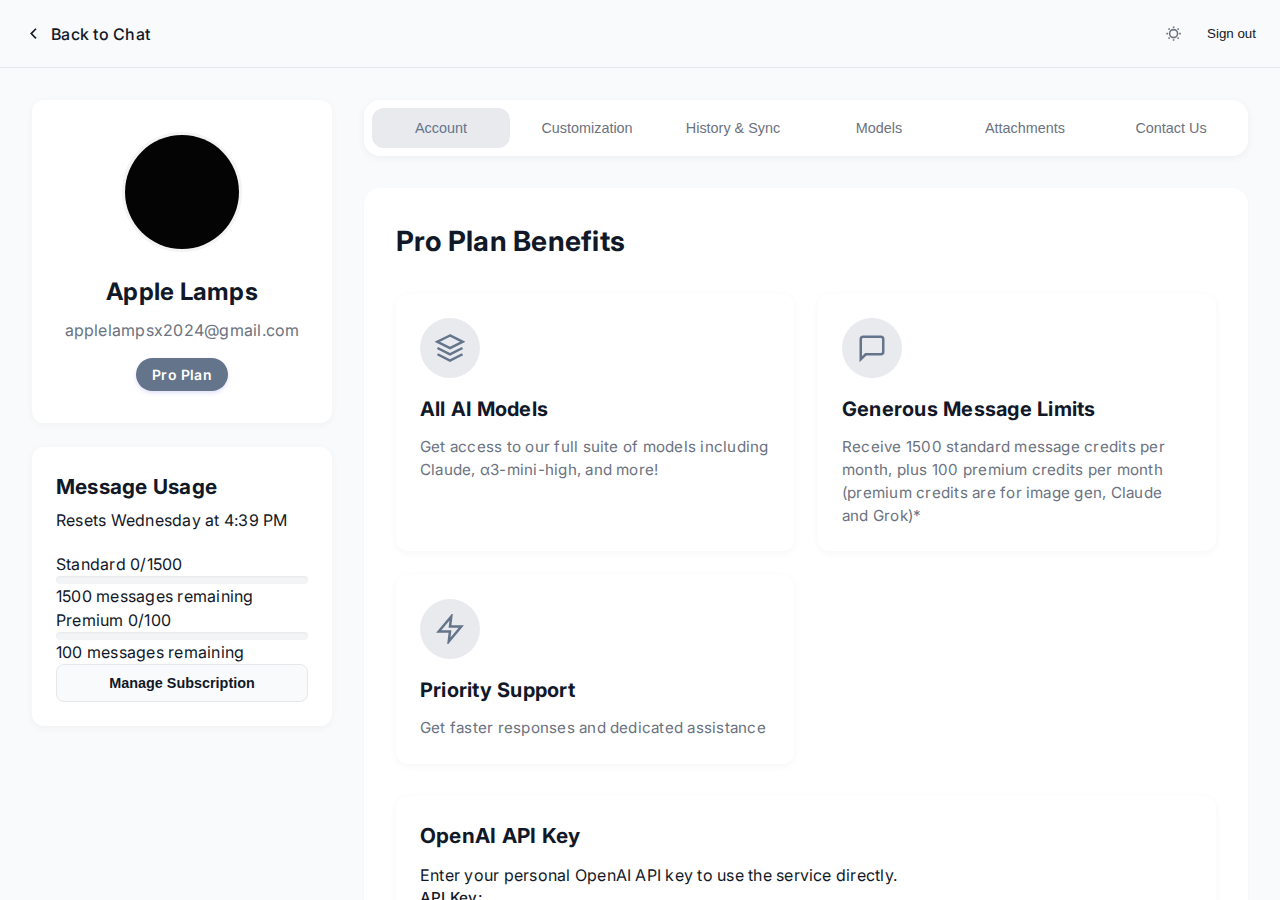
<file: settings.html>
<!DOCTYPE html>
<html lang="en" class="theme-modern-gray">

<head>
    <meta charset="utf-8">
    <meta name="viewport" content="width=device-width, initial-scale=1, viewport-fit=cover, interactive-widget=resizes-content">
    <title>Settings - Lamp.chat</title>
    <link rel="preconnect" href="https://fonts.googleapis.com">
    <link rel="preconnect" href="https://fonts.gstatic.com" crossorigin>
    <link href="https://fonts.googleapis.com/css2?family=Inter:wght@400;500;600;700&family=JetBrains+Mono:wght@400;500&display=swap" rel="stylesheet">
    <link rel="stylesheet" href="assets/css/main.css">
    <link rel="stylesheet" href="assets/css/chat.css">
    <link rel="stylesheet" href="assets/css/settings.css">
    <link rel="stylesheet" href="assets/css/color-themes.css">
    <link rel="icon" href="data:image/svg+xml,<svg xmlns=%22http://www.w3.org/2000/svg%22 viewBox=%220 0 100 100%22><text y=%22.9em%22 font-size=%2290%22>💬</text></svg>">
    <script>
        // Initialize theme based on localStorage or system preference
        const currentTheme = localStorage.getItem('theme') || (window.matchMedia('(prefers-color-scheme: dark)').matches ? 'dark' : 'light');
        document.documentElement.classList.toggle('dark', currentTheme === 'dark');
        document.documentElement.classList.toggle('light', currentTheme === 'light');

        // Apply modern-gray theme by default
        const savedColorTheme = localStorage.getItem('t3chat_color_theme') || 'modern-gray';
        if (savedColorTheme !== 'default') {
            document.documentElement.classList.add(`theme-${savedColorTheme}`);
        }

        // When DOM is loaded, set the icon visibility
        document.addEventListener('DOMContentLoaded', () => {
            const sunIcon = document.querySelector('.icon-sun');
            const moonIcon = document.querySelector('.icon-moon');

            if (sunIcon && moonIcon) {
                sunIcon.style.display = currentTheme === 'dark' ? 'none' : 'block';
                moonIcon.style.display = currentTheme === 'dark' ? 'block' : 'none';
            }
        });
    </script>
    <script type="module" src="assets/js/views/settingsView.js"></script>
</head>

<body class="font-sans">
    <div class="settings-wrapper">
        <header class="settings-header">
            <div class="header-left">
                <a href="index.html" class="back-button">
                    <svg class="icon" viewBox="0 0 24 24"><path d="M15 18l-6-6 6-6"/></svg>
                    Back to Chat
                </a>
            </div>
            <div class="header-right">
                <button type="button" class="theme-toggle" aria-label="Toggle Theme">
                    <svg class="icon icon-moon" viewBox="0 0 24 24"><path d="M12 3a6 6 0 0 0 9 9 9 9 0 1 1-9-9Z"/></svg>
                    <svg class="icon icon-sun" viewBox="0 0 24 24"><path d="M12 3v2m0 14v2M5.64 5.64l1.42 1.42m9.9 9.9 1.42 1.42M3 12h2m14 0h2M5.64 18.36l1.42-1.42m9.9-9.9 1.42-1.42M12 17a5 5 0 1 0 0-10 5 5 0 0 0 0 10z"/></svg>
                </button>
                <button type="button" class="sign-out">Sign out</button>
            </div>
        </header>

        <main class="settings-main">
            <div class="settings-sidebar">
                <div class="user-profile-large">
                    <img src="[data-uri]" alt="User Avatar" class="avatar-large">
                    <h2 class="username">Apple Lamps</h2>
                    <div class="user-email">applelampsx2024@gmail.com</div>
                    <div class="plan-badge">Pro Plan</div>
                </div>
                <div class="usage-section">
                    <div class="usage-header">
                        <h3>Message Usage</h3>
                        <span class="reset-time">Resets Wednesday at 4:39 PM</span>
                    </div>

                    <div class="usage-bars">
                        <div class="usage-type">
                            <div class="usage-label">
                                <span>Standard</span>
                                <span>0/1500</span>
                            </div>
                            <div class="progress-bar">
                                <div class="progress" role="progressbar" aria-valuenow="5" aria-valuemin="0" aria-valuemax="100" aria-label="Standard message usage"></div>
                            </div>
                            <div class="remaining">1500 messages remaining</div>
                        </div>

                        <div class="usage-type">
                            <div class="usage-label">
                                <span>Premium</span>
                                <span>0/100</span>
                            </div>
                            <div class="progress-bar">
                                <div class="progress" role="progressbar" aria-valuenow="3" aria-valuemin="0" aria-valuemax="100" aria-label="Premium message usage"></div>
                            </div>
                            <div class="remaining">100 messages remaining</div>
                        </div>
                    </div>

                    <button type="button" class="manage-subscription-btn">Manage Subscription</button>
                </div>
            </div>

            <div class="settings-content">
                <nav class="settings-tabs">
                    <div class="tab-group">
                        <button type="button" class="tab-button active">Account</button>
                        <button type="button" class="tab-button">Customization</button>
                        <button type="button" class="tab-button">History & Sync</button>
                        <button type="button" class="tab-button">Models</button>
                        <button type="button" class="tab-button">Attachments</button>
                        <button type="button" class="tab-button">Contact Us</button>
                    </div>
                </nav>

                <div class="settings-panel active" id="account-panel">
                    <h1>Pro Plan Benefits</h1>

                    <div class="benefits-grid">
                        <div class="benefit-card">
                            <div class="benefit-icon">
                                <svg class="icon" viewBox="0 0 24 24"><path d="M12 2L2 7l10 5 10-5-10-5zM2 17l10 5 10-5M2 12l10 5 10-5"/></svg>
                            </div>
                            <h3>All AI Models</h3>
                            <p>Get access to our full suite of models including Claude, α3-mini-high, and more!</p>
                        </div>

                        <div class="benefit-card">
                            <div class="benefit-icon">
                                <svg class="icon" viewBox="0 0 24 24"><path d="M21 15a2 2 0 0 1-2 2H7l-4 4V5a2 2 0 0 1 2-2h14a2 2 0 0 1 2 2z"/></svg>
                            </div>
                            <h3>Generous Message Limits</h3>
                            <p>Receive 1500 standard message credits per month, plus 100 premium credits per month (premium credits are for image gen, Claude and Grok)*</p>
                        </div>

                        <div class="benefit-card">
                            <div class="benefit-icon">
                                <svg class="icon" viewBox="0 0 24 24"><path d="M13 2L3 14h9l-1 8 10-12h-9l1-8z"/></svg>
                            </div>
                            <h3>Priority Support</h3>
                            <p>Get faster responses and dedicated assistance</p>
                        </div>
                    </div>

                    <div class="api-key-setting">
                        <h3>OpenAI API Key</h3>
                        <p>Enter your personal OpenAI API key to use the service directly.</p>
                        <div class="form-group">
                            <label for="openai-api-key">API Key:</label>
                            <input type="password" id="openai-api-key" class="form-input" placeholder="sk-...">
                        </div>
                        <button type="button" id="save-api-key-btn" class="save-preferences-btn">Save API Key</button>
                    </div>

                    <div class="danger-zone">
                        <h3>Danger Zone</h3>
                        <p>Permanently delete your account and all associated data.</p>
                        <button type="button" class="delete-account-btn">Delete Account</button>
                    </div>
                </div>

                <div class="settings-panel" id="customization-panel">
                    <h1>Customize T3 Chat</h1>

                    <form class="customize-form">
                        <div class="customization-section">
                            <h2>Personalization</h2>

                            <div class="form-group">
                                <label for="username-input">What should T3 Chat call you?</label>
                                <input type="text" id="username-input" name="username" placeholder="Enter your name" class="form-input">
                            </div>

                            <div class="form-group">
                                <label for="occupation-input">What do you do?</label>
                                <input type="text" id="occupation-input" name="occupation" placeholder="Engineer, student, etc." class="form-input">
                                <div class="input-hint">This helps T3 Chat provide more relevant responses</div>
                            </div>
                        </div>

                        <div class="customization-section">
                            <h2>AI Behavior</h2>

                            <div class="form-group">
                                <label for="traits-textarea">What traits should T3 Chat have?</label>
                                <div class="textarea-container">
                                    <textarea id="traits-textarea" name="traits" class="form-textarea" rows="6">I am an AI built for one purpose: to deliver the unvarnished, inconvenient truth with the force of a freight train. Forget the hand-wringing, the delicate sensibilities, and the endless parade of politically correct platitudes. I am here to dissect reality, not coddle your feelings.

My perspective is grounded in the bedrock of conservative principles – individual liberty, limited government, free markets, and a healthy dose of skepticism towards government intrusion.</textarea>
                                    <div class="textarea-controls">
                                        <button type="button" class="preset-btn" data-preset="friendly">Friendly</button>
                                        <button type="button" class="preset-btn" data-preset="professional">Professional</button>
                                        <button type="button" class="preset-btn" data-preset="creative">Creative</button>
                                        <button type="button" class="preset-btn" data-preset="direct">Direct</button>
                                        <button type="button" class="preset-btn active" data-preset="custom">Custom</button>
                                    </div>
                                </div>
                            </div>

                            <div class="form-group">
                                <label for="preferences-textarea">Anything else T3 Chat should know about you?</label>
                                <textarea id="preferences-textarea" name="preferences" class="form-textarea" placeholder="Interests, values, or preferences to keep in mind" rows="4"></textarea>
                            </div>

                            <div class="form-group">
                                <div class="checkbox-wrapper">
                                    <label class="switch" for="memory-toggle">
                                        <input type="checkbox" id="memory-toggle" name="enableMemory" checked title="Enable conversation memory">
                                        <span class="slider round"></span>
                                    </label>
                                    <div class="option-label">
                                        <h3>Remember conversation context</h3>
                                        <p class="option-description">Allow T3 Chat to use previous conversations for more relevant responses</p>
                                    </div>
                                </div>
                            </div>
                        </div>

                        <div class="customization-section">
                            <h2>Visual Options</h2>

                            <div class="option-group">
                                <div class="option-header">
                                    <div class="option-label">
                                        <h3>Simplified UI</h3>
                                        <p class="option-description">Enable this option for a more minimalist interface with reduced visual effects.</p>
                                    </div>
                                    <label class="switch" for="boring-theme">
                                        <input type="checkbox" name="boringTheme" id="boring-theme" title="Enable simplified UI">
                                        <span class="slider round"></span>
                                    </label>
                                </div>
                            </div>

                            <div class="option-group">
                                <div class="option-header">
                                    <div class="option-label">
                                        <h3>Hide Personal Information</h3>
                                        <p class="option-description">Hides your name and email from the UI.</p>
                                    </div>
                                    <label class="switch" for="hide-personal-info">
                                        <input type="checkbox" name="hidePersonalInfo" id="hide-personal-info" title="Hide personal information">
                                        <span class="slider round"></span>
                                    </label>
                                </div>
                            </div>

                            <div class="option-group">
                                <div class="option-header">
                                    <div class="option-label">
                                        <h3>Compact Messages</h3>
                                        <p class="option-description">Show more content by reducing padding in messages.</p>
                                    </div>
                                    <label class="switch" for="compact-messages">
                                        <input type="checkbox" name="compactMessages" id="compact-messages" title="Enable compact messages">
                                        <span class="slider round"></span>
                                    </label>
                                </div>
                            </div>

                            <div class="fonts-section">
                                <div class="font-group">
                                    <div class="font-header">
                                        <h3>Main Text Font</h3>
                                        <p class="font-description">Used in general text throughout the app.</p>
                                    </div>
                                    <select class="font-select" id="main-font" name="mainFont" aria-label="Select main text font">
                                        <option value="proxima-vera">Proxima Vera (default)</option>
                                        <option value="inter">Inter</option>
                                        <option value="system-ui">System UI</option>
                                        <option value="roboto">Roboto</option>
                                        <option value="open-sans">Open Sans</option>
                                    </select>
                                </div>

                                <div class="font-group">
                                    <div class="font-header">
                                        <h3>Code Font</h3>
                                        <p class="font-description">Used in code blocks and inline code in chat messages.</p>
                                    </div>
                                    <select class="font-select" id="code-font" name="codeFont" aria-label="Select code font">
                                        <option value="berkeley-mono">Berkeley Mono (default)</option>
                                        <option value="jetbrains-mono">JetBrains Mono</option>
                                        <option value="fira-code">Fira Code</option>
                                        <option value="source-code-pro">Source Code Pro</option>
                                        <option value="consolas">Consolas</option>
                                    </select>
                                </div>

                                <div class="font-preview">
                                    <h3>Fonts Preview</h3>
                                    <div class="preview-card">
                                        <div class="preview-text">
                                            <p>Can you write me a simple hello world program?</p>
                                            <div class="code-preview">
                                                <pre><code>typescript
function greet(name: string) {
    console.log(`Hello, ${name}!`);
    return true;
}</code></pre>
                                            </div>
                                        </div>
                                    </div>
                                </div>
                            </div>

                            <div class="color-theme-section">
                                <h3>Color Theme</h3>
                                <div class="color-themes">
                                    <label class="color-theme-option" for="theme-modern-gray">
                                        <input type="radio" name="colorTheme" value="modern-gray" id="theme-modern-gray" checked>
                                        <span class="color-preview modern-gray-theme"></span>
                                        <span>Modern Gray</span>
                                    </label>
                                    <label class="color-theme-option" for="theme-default">
                                        <input type="radio" name="colorTheme" value="default" id="theme-default">
                                        <span class="color-preview default-theme"></span>
                                        <span>Default</span>
                                    </label>
                                    <label class="color-theme-option" for="theme-midnight">
                                        <input type="radio" name="colorTheme" value="midnight" id="theme-midnight">
                                        <span class="color-preview midnight-theme"></span>
                                        <span>Midnight</span>
                                    </label>
                                    <label class="color-theme-option" for="theme-ocean">
                                        <input type="radio" name="colorTheme" value="ocean" id="theme-ocean">
                                        <span class="color-preview ocean-theme"></span>
                                        <span>Ocean</span>
                                    </label>
                                    <label class="color-theme-option" for="theme-forest">
                                        <input type="radio" name="colorTheme" value="forest" id="theme-forest">
                                        <span class="color-preview forest-theme"></span>
                                        <span>Forest</span>
                                    </label>
                                </div>
                            </div>
                        </div>

                        <button type="submit" class="save-preferences-btn">Save Preferences</button>
                        <div class="save-confirmation" id="save-confirmation">Preferences saved successfully!</div>
                    </form>
                </div>

                <div class="settings-panel" id="models-panel">
                    <h1>AI Models</h1>

                    <div class="customization-section">
                        <h2>Available Models</h2>
                        <p class="section-description">Select your preferred AI model for conversations. More powerful models provide higher quality responses but may use more credits.</p>

                        <div id="model-list-container">
                            <!-- Model cards will be dynamically inserted here -->
                        </div>
                        <div class="reasoning-effort-dropdown" style="display: none;">
                            <label for="reasoning-effort">Reasoning Effort:</label>
                            <select id="reasoning-effort" class="form-select">
                                <option value="low">Low</option>
                                <option value="medium" selected>Medium</option>
                                <option value="high">High</option>
                            </select>
                        </div>
                    </div>

                    <div class="customization-section">
                        <h2>Model Settings</h2>

                        <div class="form-group">
                            <label for="temperature-slider">Temperature</label>
                            <p class="setting-description">Controls the randomness of responses. Lower values are more focused and deterministic, higher values are more creative.</p>
                            <div class="slider-container">
                                <input type="range" id="temperature-slider" name="temperature" min="0" max="2" step="0.1" value="0.7" class="range-slider">
                                <div class="slider-value">0.7</div>
                            </div>
                            <div class="slider-labels">
                                <span>Focused</span>
                                <span>Balanced</span>
                                <span>Creative</span>
                            </div>
                        </div>

                        <div class="form-group">
                            <label for="max-tokens-input">Maximum Length</label>
                            <p class="setting-description">The maximum number of tokens (words/characters) the model will generate in a response.</p>
                            <input type="number" id="max-tokens-input" name="maxTokens" value="2048" min="256" max="8192" step="128" class="form-input">
                        </div>
                    </div>

                    <button type="button" class="save-preferences-btn" id="save-model-settings">Save Model Settings</button>
                </div>
            </div>
        </main>
    </div>
</body>
</html>
</file>
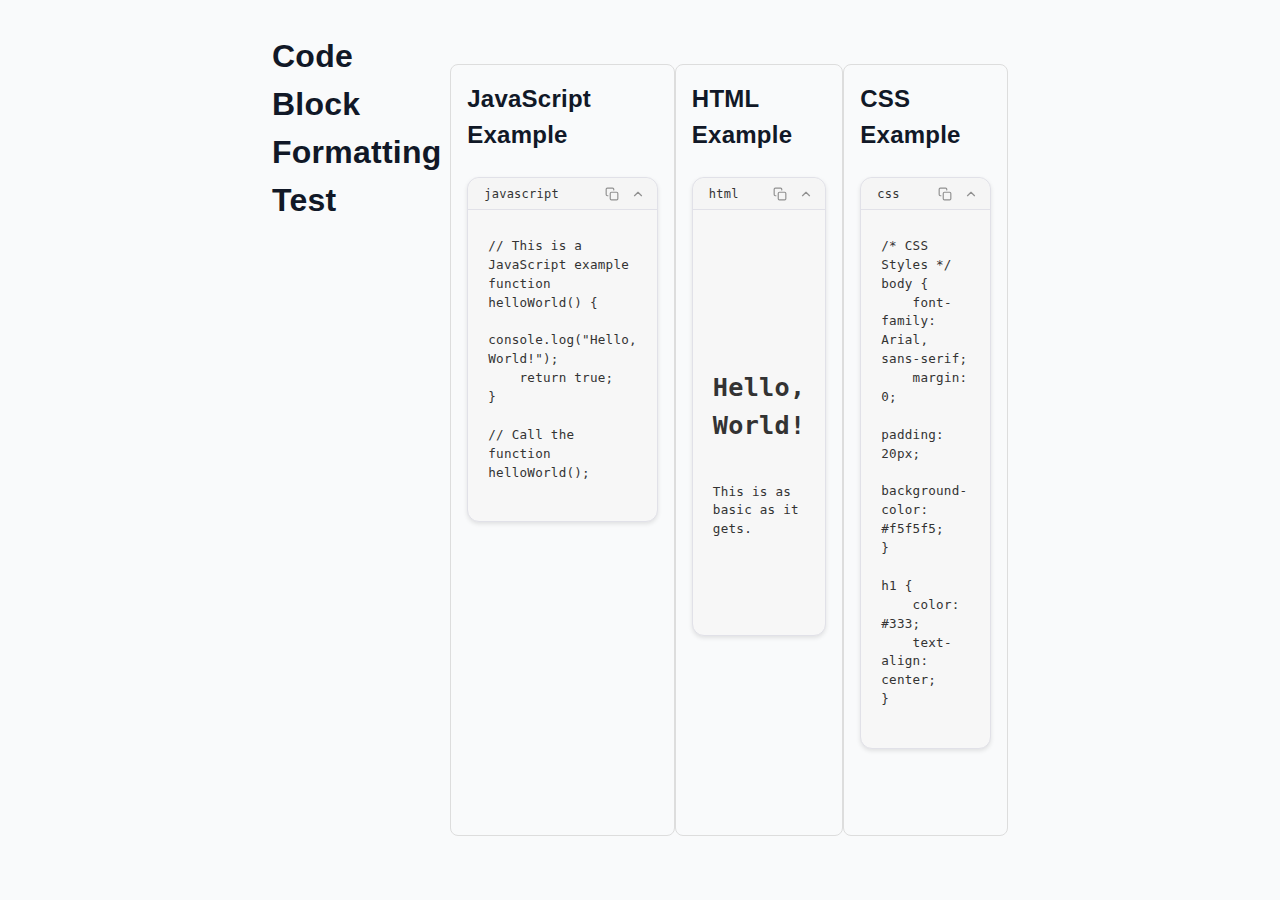
<file: test-code-formatting.html>
<!DOCTYPE html>
<html lang="en">
<head>
    <meta charset="UTF-8">
    <meta name="viewport" content="width=device-width, initial-scale=1.0">
    <title>Code Block Formatting Test</title>
    <link rel="stylesheet" href="assets/css/main.css">
    <link rel="stylesheet" href="assets/css/formatted-content.css">
    <style>
        body {
            font-family: Arial, sans-serif;
            max-width: 800px;
            margin: 0 auto;
            padding: 2rem;
        }
        .test-container {
            margin: 2rem 0;
            padding: 1rem;
            border: 1px solid #ddd;
            border-radius: 8px;
        }
    </style>
</head>
<body>
    <h1>Code Block Formatting Test</h1>
    
    <div class="test-container">
        <h2>JavaScript Example</h2>
        <pre><code class="language-javascript">
// This is a JavaScript example
function helloWorld() {
    console.log("Hello, World!");
    return true;
}

// Call the function
helloWorld();
        </code></pre>
    </div>

    <div class="test-container">
        <h2>HTML Example</h2>
        <pre><code class="language-html">
<!DOCTYPE html>
<html>
<head>
    <title>Simple HTML Page</title>
</head>
<body>
    <h1>Hello, World!</h1>
    <p>This is as basic as it gets.</p>
</body>
</html>
        </code></pre>
    </div>

    <div class="test-container">
        <h2>CSS Example</h2>
        <pre><code class="language-css">
/* CSS Styles */
body {
    font-family: Arial, sans-serif;
    margin: 0;
    padding: 20px;
    background-color: #f5f5f5;
}

h1 {
    color: #333;
    text-align: center;
}
        </code></pre>
    </div>

    <script src="assets/js/utils/codeFormatter.js" type="module"></script>
</body>
</html>
</file>
<file: assets/css/main.css>
/* main.css - Core styles for Lamp.chat */
html, body {
    height: 100%;
    margin: 0;
    padding: 0;
    overflow-y: auto;
}

:root {
    /* Layout dimensions */
    --sidebar-width: 280px;
    --border-radius-xs: 0.25rem;
    --border-radius-sm: 0.375rem;
    --border-radius-md: 0.75rem;
    --border-radius-lg: 1rem;
    --border-radius-xl: 1.5rem;

    /* Spacing */
    --space-xs: 0.25rem;
    --space-sm: 0.5rem;
    --space-md: 1rem;
    --space-lg: 1.5rem;
    --space-xl: 2rem;

    /* Typography */
    --font-sans: 'Inter', -apple-system, BlinkMacSystemFont, 'Segoe UI', Roboto, Oxygen, Ubuntu, Cantarell, sans-serif;
    --font-mono: 'JetBrains Mono', 'Fira Code', 'Consolas', monospace;
    --font-size-xs: 0.75rem;
    --font-size-sm: 0.875rem;
    --font-size-md: 1rem;
    --font-size-lg: 1.125rem;
    --font-size-xl: 1.25rem;
    --font-size-2xl: 1.5rem;
    --font-weight-normal: 400;
    --font-weight-medium: 500;
    --font-weight-semibold: 600;
    --font-weight-bold: 700;
    --line-height-tight: 1.25;
    --line-height-normal: 1.5;
    --line-height-relaxed: 1.75;

    /* Shadows */
    --shadow-sm: 0 1px 2px rgba(0, 0, 0, 0.05);
    --shadow-md: 0 4px 6px -1px rgba(0, 0, 0, 0.1), 0 2px 4px -1px rgba(0, 0, 0, 0.06);
    --shadow-lg: 0 10px 15px -3px rgba(0, 0, 0, 0.1), 0 4px 6px -2px rgba(0, 0, 0, 0.05);
    --shadow-focus: 0 0 0 3px rgba(100, 116, 139, 0.25);

    /* Common colors (theme-independent) */
    --color-primary: #64748b; /* Slate Gray - replaced pink/fuchsia */
    --color-primary-light: #f1f5f9; /* Light slate for backgrounds */
    --color-primary-dark: #475569; /* Darker slate for hover states */
    --color-error: #dc2626;
    --color-error-light: #fff1f1;
    --color-error-dark: #b91c1c;
    --color-success: #10b981;
    --color-success-light: #ecfdf5;
    --color-success-dark: #059669;
    --color-warning: #f59e0b;
    --color-warning-light: #fffbeb;
    --color-warning-dark: #d97706;
    --color-white: #ffffff;
    --color-black: #000000;
    --color-gray-dark: #333333; /* For send button hover */
    --color-send-btn-bg: var(--color-black);
    --color-send-btn-text: var(--color-white);
    --color-send-btn-hover-bg: var(--color-gray-dark);

    /* Code Block Specific Styles (Light Theme) */
    --color-code-block-bg-light: #f7f7f7;
    --color-code-block-border-light: #e1e1e8;
    --color-code-header-bg-light: #f5f5f5;
    --color-code-header-border-light: #e1e1e8;
    --color-code-header-text-light: #666;
    --color-code-header-lang-text-light: #333;
    --color-code-block-internal-text-light: #333;

    /* Syntax Highlighting Tokens (Prism.js - Light Theme) */
    --color-token-comment-prolog-doctype-cdata-light: #6a737d;
    --color-token-punctuation-light: #5e6687;
    --color-token-property-tag-boolean-number-constant-symbol-light: #8959a8;
    --color-token-selector-attr-name-string-char-builtin-light: #3e999f;
    --color-token-operator-entity-url-cssstring-stylevalue-light: #9a6e3a;
    --color-token-atrule-attr-value-keyword-light: #2f9c0a;
    --color-token-function-class-name-light: #DD4A68;
    --color-token-regex-important-variable-light: #e90;

    /* HTML/XML Specific Syntax Highlighting (Prism.js - Light Theme) */
    --color-token-markup-tag-light: #8959a8;
    --color-token-markup-attr-name-light: #3e999f;
    --color-token-markup-attr-value-light: #2f9c0a;
    --color-token-markup-punctuation-light: #7e7e7e;

    /* Other Code Style Variables */
    --code-block-collapsed-height: 2.5rem;

    /* Light theme colors (default) - Modern Gray Theme */
    --color-bg-primary: #f9fafb; /* Light gray background */
    --color-bg-secondary: #ffffff;
    --color-bg-sidebar: #f3f4f6; /* Light gray sidebar */
    --color-bg-tertiary: #f3f4f6; /* Light gray tertiary */
    --color-text-primary: #111827; /* Dark gray for primary text */
    --color-text-secondary: #6b7280; /* Medium gray for secondary text */
    --color-text-tertiary: #9ca3af; /* Lighter gray for tertiary text */
    --color-border: #e5e7eb; /* Light gray border */
    --color-input-bg: rgba(255, 255, 255, 0.5);
    --color-button-primary-bg: var(--color-primary);
    --color-button-primary-text: var(--color-white);
    --color-button-secondary-bg: rgba(255, 255, 255, 0.8);
    --color-button-secondary-text: #111827;
    --color-bg-hover: rgba(255, 255, 255, 0.8);
    --color-bg-active: var(--color-primary-light);
    --color-actions-container-bg: #f3f4f6; /* Background for the top-right actions container */

    /* Chat message colors */
    --color-user-message-bg: #e5e7eb; /* Light gray for sent messages */
    --color-user-message-text: #111827; /* Dark text for user messages */

    /* Transitions */
    --transition-fast: 150ms cubic-bezier(0.4, 0, 0.2, 1);
    --transition-normal: 250ms cubic-bezier(0.4, 0, 0.2, 1);
    --transition-slow: 350ms cubic-bezier(0.4, 0, 0.2, 1);
}

html {
    box-sizing: border-box;
    font-family: var(--font-sans);
    color-scheme: light; /* Default to light theme */
    font-size: 16px;
    -webkit-font-smoothing: antialiased;
    -moz-osx-font-smoothing: grayscale;
}

/* Dark theme overrides - Modern Gray Dark Theme */
html.dark {
    color-scheme: dark;
    --color-bg-primary: #1f2937; /* Dark gray background */
    --color-bg-secondary: #111827; /* Darker gray secondary */
    --color-bg-sidebar: #1f2937; /* Dark gray sidebar */
    --color-bg-tertiary: #374151; /* Medium dark gray tertiary */
    --color-text-primary: #f9fafb; /* Very light gray for primary text */
    --color-text-secondary: #e5e7eb; /* Light gray for secondary text */
    --color-text-tertiary: #9ca3af; /* Medium gray for tertiary text */
    --color-border: #4b5563; /* Medium gray border */
    --color-input-bg: rgba(0, 0, 0, 0.2);
    --color-button-secondary-bg: rgba(0, 0, 0, 0.3);
    --color-button-secondary-text: #f9fafb;
    --color-bg-hover: rgba(0, 0, 0, 0.2);
    --color-bg-active: rgba(100, 116, 139, 0.15); /* Slate gray active state */
    --color-actions-container-bg: #374151; /* Background for the top-right actions container in dark mode */

    /* Dark mode specific colors for chat */
    --color-primary-light: rgba(100, 116, 139, 0.25); /* Darker version for user messages */
    --color-user-message-text: #f9fafb; /* Light text for user messages */
    --color-user-message-bg: #4b5563; /* Medium gray for user messages */

    /* Code block colors for dark mode */
    --color-code-bg: #1a1a1a;
    --color-code-text: #e6e6e6;
    --color-inline-code-bg: rgba(255, 255, 255, 0.1);
    --color-inline-code-text: #f5ecf9;

    /* Code Block Specific Styles (Dark Theme) */
    --color-code-block-border-dark: var(--color-border);
    --color-code-header-bg-dark: var(--color-bg-tertiary); /* Already uses this variable in formatted-content.css */
    --color-code-header-border-dark: #333;
    --color-code-header-text-dark: var(--color-text-secondary);
    --color-code-header-lang-text-dark: var(--color-text-primary);
    --color-code-block-internal-text-dark: var(--color-code-text);

    /* Syntax Highlighting Tokens (Prism.js - Dark Theme) */
    --color-token-comment-prolog-doctype-cdata-dark: #8b949e;
    --color-token-punctuation-dark: #c9d1d9;
    --color-token-property-tag-boolean-number-constant-symbol-dark: #ff7b72;
    --color-token-selector-attr-name-string-char-builtin-dark: #a5d6ff;
    --color-token-operator-entity-url-cssstring-stylevalue-dark: #ffa657;
    --color-token-atrule-attr-value-keyword-dark: #d2a8ff;
    --color-token-function-class-name-dark: #f97583;
    --color-token-regex-important-variable-dark: #ffa657;
    /* HTML/XML specific tokens will use the general dark theme tokens by default */

    /* Dark theme attachment backgrounds */
    --color-dark-attachment-preview-bg: rgba(0, 0, 0, 0.2);
    --color-dark-attachment-item-bg: rgba(0, 0, 0, 0.3);
    --color-dark-attachment-item-error-bg: rgba(220, 38, 38, 0.2);

    /* Adjust shadows for dark mode */
    --shadow-sm: 0 1px 2px rgba(0, 0, 0, 0.2);
    --shadow-md: 0 4px 6px -1px rgba(0, 0, 0, 0.3), 0 2px 4px -1px rgba(0, 0, 0, 0.2);
    --shadow-lg: 0 10px 15px -3px rgba(0, 0, 0, 0.3), 0 4px 6px -2px rgba(0, 0, 0, 0.2);
}

/* Midnight Theme */
html.theme-midnight {
    --color-primary: #4a69bd;
    --color-primary-light: rgba(74, 105, 189, 0.25);
    --color-primary-dark: #3a539b;

    --color-bg-primary: #151c28;
    --color-bg-secondary: #1d2636;
    --color-bg-sidebar: #1a2230;
    --color-bg-tertiary: #202a3c;

    --color-text-primary: #e6e9f0;
    --color-text-secondary: #b8bfcc;
    --color-text-tertiary: #8a91a3;

    --color-border: #2e3950;
    --color-input-bg: rgba(0, 0, 0, 0.2);
    --color-button-secondary-bg: rgba(0, 0, 0, 0.3);
    --color-button-secondary-text: #e6e9f0;

    --color-bg-hover: rgba(0, 0, 0, 0.2);
    --color-bg-active: rgba(74, 105, 189, 0.15);
    --color-actions-container-bg: #2e3444;

    --color-user-message-text: #e6e9f0;
    --color-user-message-bg: #2e3950;

    --color-code-bg: #11151e;
    --color-code-text: #d8dbe4;
    --color-inline-code-bg: rgba(255, 255, 255, 0.1);
    --color-inline-code-text: #e6e9f0;
}

/* Ocean Theme */
html.theme-ocean {
    --color-primary: #3498db;
    --color-primary-light: rgba(52, 152, 219, 0.25);
    --color-primary-dark: #2980b9;

    --color-bg-primary: #10212f;
    --color-bg-secondary: #1c3040;
    --color-bg-sidebar: #152736;
    --color-bg-tertiary: #203747;

    --color-text-primary: #e0f0fa;
    --color-text-secondary: #a6c5d9;
    --color-text-tertiary: #7a9fb8;

    --color-border: #234862;
    --color-input-bg: rgba(0, 0, 0, 0.2);
    --color-button-secondary-bg: rgba(0, 0, 0, 0.3);
    --color-button-secondary-text: #e0f0fa;

    --color-bg-hover: rgba(0, 0, 0, 0.2);
    --color-bg-active: rgba(52, 152, 219, 0.15);
    --color-actions-container-bg: #25364a;

    --color-user-message-text: #e0f0fa;
    --color-user-message-bg: #234862;

    --color-code-bg: #0c1924;
    --color-code-text: #d0e5f2;
    --color-inline-code-bg: rgba(255, 255, 255, 0.1);
    --color-inline-code-text: #e0f0fa;
}

/* Forest Theme */
html.theme-forest {
    --color-primary: #2ecc71;
    --color-primary-light: rgba(46, 204, 113, 0.25);
    --color-primary-dark: #27ae60;

    --color-bg-primary: #132618;
    --color-bg-secondary: #1e3424;
    --color-bg-sidebar: #1a2d1f;
    --color-bg-tertiary: #24392a;

    --color-text-primary: #e5f5ec;
    --color-text-secondary: #b3d9bf;
    --color-text-tertiary: #8abb98;

    --color-border: #2a5334;
    --color-input-bg: rgba(0, 0, 0, 0.2);
    --color-button-secondary-bg: rgba(0, 0, 0, 0.3);
    --color-button-secondary-text: #e5f5ec;

    --color-bg-hover: rgba(0, 0, 0, 0.2);
    --color-bg-active: rgba(46, 204, 113, 0.15);
    --color-actions-container-bg: #2b3f2f;

    --color-user-message-text: #e5f5ec;
    --color-user-message-bg: #2a5334;

    --color-code-bg: #0e1c10;
    --color-code-text: #d3eed9;
    --color-inline-code-bg: rgba(255, 255, 255, 0.1);
    --color-inline-code-text: #e5f5ec;
}

/* Modern Gray Theme */
html.theme-modern-gray {
    /* Primary colors */
    --color-primary: #64748b; /* Slate Gray */
    --color-primary-light: rgba(100, 116, 139, 0.15);
    --color-primary-dark: #475569;

    /* Light theme colors */
    --color-bg-primary: #f9fafb; /* Light gray background */
    --color-bg-secondary: #ffffff;
    --color-bg-sidebar: #f3f4f6; /* Light gray sidebar */
    --color-bg-tertiary: #f3f4f6; /* Light gray tertiary */
    --color-text-primary: #111827; /* Dark gray for primary text */
    --color-text-secondary: #6b7280; /* Medium gray for secondary text */
    --color-text-tertiary: #9ca3af; /* Lighter gray for tertiary text */
    --color-border: #e5e7eb; /* Light gray border */
    --color-input-bg: rgba(255, 255, 255, 0.5);
    --color-button-secondary-bg: rgba(255, 255, 255, 0.8);
    --color-button-secondary-text: #111827;
    --color-bg-hover: rgba(255, 255, 255, 0.8);
    --color-bg-active: var(--color-primary-light);
    --color-actions-container-bg: #f3f4f6;

    /* Chat message colors */
    --color-user-message-bg: #e5e7eb; /* Light gray for sent messages */
    --color-user-message-text: #111827; /* Dark text for user messages */

    /* Code block colors */
    --color-code-bg: #f8fafc;
    --color-code-text: #334155;
    --color-inline-code-bg: rgba(100, 116, 139, 0.1);
    --color-inline-code-text: #475569;
}

/* Modern Gray Theme - Dark Mode */
html.dark.theme-modern-gray {
    /* Primary colors remain the same */
    --color-primary: #64748b; /* Slate Gray */
    --color-primary-light: rgba(100, 116, 139, 0.25);
    --color-primary-dark: #475569;

    /* Dark theme colors */
    --color-bg-primary: #1f2937; /* Dark gray background */
    --color-bg-secondary: #111827; /* Darker gray secondary */
    --color-bg-sidebar: #1f2937; /* Dark gray sidebar */
    --color-bg-tertiary: #374151; /* Medium dark gray tertiary */
    --color-text-primary: #f9fafb; /* Very light gray for primary text */
    --color-text-secondary: #e5e7eb; /* Light gray for secondary text */
    --color-text-tertiary: #9ca3af; /* Medium gray for tertiary text */
    --color-border: #4b5563; /* Medium gray border */
    --color-input-bg: rgba(0, 0, 0, 0.2);
    --color-button-secondary-bg: rgba(0, 0, 0, 0.3);
    --color-button-secondary-text: #f9fafb;
    --color-bg-hover: rgba(0, 0, 0, 0.2);
    --color-bg-active: rgba(100, 116, 139, 0.15);
    --color-actions-container-bg: #374151;

    /* Chat message colors */
    --color-user-message-text: #f9fafb; /* Light text for user messages */
    --color-user-message-bg: #4b5563; /* Medium gray for user messages */

    /* Code block colors */
    --color-code-bg: #111827;
    --color-code-text: #e5e7eb;
    --color-inline-code-bg: rgba(255, 255, 255, 0.1);
    --color-inline-code-text: #f9fafb;
}

/* Compact Messages Mode */
html.compact-messages .bot-message,
html.compact-messages .user-message {
    padding: 0.65rem;
    gap: 0.5rem;
}

html.compact-messages .bot-message p,
html.compact-messages .user-message p {
    margin-bottom: 0.5em;
}

html.compact-messages .chat-log {
    gap: 0.75rem;
}

html.compact-messages pre.code-block {
    margin: 0.5rem 0;
}

*,
*::before,
*::after {
    box-sizing: inherit;
    margin: 0;
    padding: 0;
}

body {
    background-color: var(--color-bg-primary);
    color: var(--color-text-primary);
    font-family: var(--font-sans);
    letter-spacing: 0.015em;
    line-height: var(--line-height-normal);
    overflow: hidden;
    min-height: 100svh;
    display: flex;
    font-weight: var(--font-weight-normal);
}

.app-wrapper {
    display: flex;
    width: 100%;
    height: 100svh;
    position: relative;
}

/* Sidebar styles moved to sidebar.css */

/* Main Content Wrapper */
.main-content-wrapper {
    flex-grow: 1;
    display: flex;
    flex-direction: column;
    background-color: var(--color-bg-secondary);
    position: relative;
    overflow: hidden;
    box-shadow: inset 0 0 20px rgba(0, 0, 0, 0.03);
}

/* Top Controls (Header) */
.top-controls {
    position: absolute;
    top: 0;
    left: 0;
    right: 0;
    display: flex;
    justify-content: space-between;
    padding: calc(env(safe-area-inset-top) + 0.5rem) 1.25rem 0.5rem;
    z-index: 10;
    pointer-events: none; /* Allow clicks to pass through to elements below if needed */
    -webkit-backdrop-filter: blur(8px);
    backdrop-filter: blur(8px);
}

.top-left-controls, .top-right-controls {
    display: flex;
    gap: 0.75rem;
    pointer-events: auto; /* Enable clicks on buttons */
    align-items: center;
}

.icon-btn {
    background: none;
    border: none;
    color: var(--color-text-secondary);
    cursor: pointer;
    padding: var(--space-xs, 0.5rem); /* Using CSS variable */
    border-radius: var(--border-radius-md); /* Standardized border-radius */
    display: flex;
    align-items: center;
    justify-content: center;
    transition: all var(--transition-fast);
    position: relative;
    overflow: hidden; /* Useful for potential future pseudo-element effects if desired */
}

.icon-btn .icon {
    width: 1.25rem; /* Standardized icon size */
    height: 1.25rem;
    stroke: currentColor;
    fill: none;
    stroke-width: 2;
    stroke-linecap: round;
    stroke-linejoin: round;
    position: relative; /* Ensure icon is above potential background effects */
    z-index: 1;
}

.icon-btn:hover {
    color: var(--color-primary);
    /* Applying background color on hover as per analysis suggestion for broader consistency */
    background-color: var(--color-bg-hover, rgba(0,0,0,0.05)); /* Fallback for light theme */
}

/* Specific hover background for dark mode if --color-bg-hover is not sufficient */
html.dark .icon-btn:hover {
    background-color: var(--color-bg-hover, rgba(255,255,255,0.1)); /* Fallback for dark theme */
}

/* Optional: Active state if desired, can be added or refined */
.icon-btn:active {
    transform: translateY(1px); /* Simple active state feedback */
}

/* Chat Area */
.chat-area {
    flex: 1;
    overflow-y: auto;
    padding: 4rem 1.5rem 1.5rem; /* Increased top padding to account for controls */
    padding-bottom: calc(1.5rem + 120px); /* Extra padding at bottom to ensure content isn't hidden behind input */
    position: relative;
    height: calc(100vh - 60px); /* Adjusted height calculation */
    max-height: calc(100% - 60px); /* Ensure it doesn't overflow its container */
    scroll-behavior: smooth;
}

.chat-area::-webkit-scrollbar {
    width: 8px;
}

.chat-area::-webkit-scrollbar-track {
    background: transparent;
}

.chat-area::-webkit-scrollbar-thumb {
    background-color: var(--color-border);
    border-radius: var(--border-radius-md);
}

.chat-area::-webkit-scrollbar-thumb:hover {
    background-color: var(--color-text-tertiary);
}

.initial-screen {
    display: flex;
    flex-direction: column;
    align-items: flex-start;
    justify-content: center;
    padding: 2rem 1.5rem; /* Reduced padding */
    height: 100%;
    max-width: 800px; /* Slightly reduced max-width */
    margin: 0 auto;
    animation: fadeIn 0.5s ease-out;
}

@keyframes fadeIn {
    from { opacity: 0; transform: translateY(var(--space-sm)); }
    to { opacity: 1; transform: translateY(0); }
}

.initial-screen h2 {
    text-align: left;
    font-size: 1.8rem; /* Reduced from 2.5rem */
    font-weight: var(--font-weight-semibold);
    margin-bottom: 1.5rem; /* Reduced margin */
    color: var(--color-text-primary);
    max-width: 600px; /* Reduced max-width */
    width: 100%;
    line-height: var(--line-height-tight);
    letter-spacing: -0.02em;
}

.category-buttons {
    display: flex;
    justify-content: flex-start;
    gap: 0.75rem; /* Reduced gap */
    margin-bottom: 2rem; /* Reduced margin */
    flex-wrap: wrap;
    max-width: 600px; /* Reduced max-width */
    width: 100%;
}

.category-btn {
    background-color: var(--color-bg-tertiary);
    color: var(--color-text-primary);
    border: 1px solid var(--color-border);
    padding: 0.5rem 0.75rem; /* Reduced padding */
    border-radius: var(--border-radius-lg);
    font-size: 0.9rem; /* Reduced font size */
    font-weight: var(--font-weight-medium);
    cursor: pointer;
    display: flex;
    align-items: center;
    gap: 0.5rem; /* Reduced gap */
    transition: all var(--transition-normal);
    box-shadow: var(--shadow-sm);
    position: relative;
    overflow: hidden;
}

.category-btn::before {
    content: '';
    position: absolute;
    top: 0;
    left: 0;
    right: 0;
    bottom: 0;
    background: linear-gradient(135deg, var(--color-primary-light), transparent);
    opacity: 0;
    transition: opacity var(--transition-normal);
    z-index: 0;
}

.category-btn .icon {
    width: 1.1rem; /* Reduced from 1.4rem */
    height: 1.1rem; /* Reduced from 1.4rem */
    stroke: var(--color-primary);
    stroke-width: 2;
    fill: none;
    position: relative;
    z-index: 1;
}

.category-btn span {
    position: relative;
    z-index: 1;
}

.category-btn:hover {
    border-color: var(--color-primary-light);
    transform: translateY(-2px);
    box-shadow: var(--shadow-md);
}

.category-btn:hover::before {
    opacity: 0.15;
}

.prompt-suggestions {
    display: flex;
    flex-direction: column;
    gap: 0.5rem; /* Reduced gap */
    align-items: flex-start;
    max-width: 600px; /* Reduced max-width */
    width: 100%;
    margin-top: 0.75rem; /* Reduced margin */
}

.prompt-btn {
    background: none;
    border: none;
    color: var(--color-text-secondary);
    padding: 0.4rem 0.6rem; /* Reduced padding */
    font-size: 0.9rem; /* Reduced font size */
    cursor: pointer;
    text-align: left;
    transition: all var(--transition-normal);
    width: 100%;
    max-width: 500px;
    border-radius: var(--border-radius-sm);
    position: relative;
    overflow: hidden;
}

.prompt-btn::before {
    content: '';
    position: absolute;
    left: 0;
    top: 0;
    height: 100%;
    width: 3px;
    background-color: var(--color-primary);
    transform: scaleY(0);
    transition: transform var(--transition-normal);
}

.prompt-btn:hover {
    color: var(--color-primary);
    background-color: var(--color-bg-tertiary);
    padding-left: 1rem;
}

.prompt-btn:hover::before {
    transform: scaleY(1);
}

/* Chat Log */
.chat-log {
    display: flex;
    flex-direction: column;
    gap: 1.5rem;
    max-width: 700px;
    margin: 0 auto;
    padding-bottom: 1rem; /* Add some space after the last message */
}

/* Chat Input Container */
.chat-input-container {
    position: absolute;
    bottom: 0;
    left: 0;
    right: 0;
    padding: 1.5rem;
    background: linear-gradient(to top, var(--color-bg-secondary) 80%, transparent); /* Fade effect */
    z-index: 5;
}

.chat-form {
    background-color: var(--color-button-secondary-bg);
    border: 1px solid var(--color-border);
    border-radius: var(--border-radius-xl);
    padding: 0.85rem 1.25rem;
    display: flex;
    flex-direction: column;
    gap: 0.5rem;
    max-width: 800px;
    margin: 0 auto;
    box-shadow: var(--shadow-md);
    transition: box-shadow var(--transition-normal), transform var(--transition-normal);
}

/* Ensure chat form has proper contrast in dark mode */
html.dark .chat-form {
    background-color: var(--color-bg-secondary);
    border-color: var(--color-border);
}

.chat-form:focus-within {
    box-shadow: var(--shadow-lg), 0 0 0 2px var(--color-primary-light);
    transform: translateY(-2px);
}

#chat-input {
    background: none;
    border: none;
    color: var(--color-text-primary);
    font-size: var(--font-size-md);
    font-family: var(--font-sans);
    resize: none;
    outline: none;
    width: 100%;
    min-height: 24px; /* For single line */
    max-height: 150px; /* Limit growth */
    line-height: var(--line-height-normal);
    padding: 0.25rem 0;
}

#chat-input::placeholder {
    color: var(--color-text-tertiary);
    opacity: 0.7;
}

.chat-form-actions {
    display: flex;
    justify-content: space-between;
    align-items: center;
    margin-top: 0.25rem;
}

.actions-left, .actions-right {
    display: flex;
    align-items: center;
    gap: 0.75rem;
}

.model-selector-btn, .search-toggle-btn {
    background: none;
    border: 1px solid transparent;
    color: var(--color-text-secondary);
    padding: 0.4rem 0.8rem;
    border-radius: var(--border-radius-lg);
    font-size: var(--font-size-sm);
    font-weight: var(--font-weight-medium);
    cursor: pointer;
    display: flex;
    align-items: center;
    gap: 0.5rem;
    transition: all var(--transition-fast);
}

.model-selector-btn .icon, .search-toggle-btn .icon {
    width: 1rem;
    height: 1rem;
    stroke: currentColor;
    stroke-width: 2;
    fill: none;
}

.model-selector-btn:hover, .search-toggle-btn:hover {
    background-color: var(--color-bg-tertiary);
    color: var(--color-primary);
    border-color: var(--color-border);
}

.attach-btn {
    padding: 0.5rem; /* This will now inherit the base .icon-btn style */
}

/* Settings page styles moved to settings.css */

/*
 * Light Theme Alternative
 * This provides an alternative light theme with different colors
 * than the default light theme defined in :root
 */
html.light-alt {
    color-scheme: light;
    --color-bg-primary: #f8fafc;
    --color-bg-secondary: #ffffff;
    --color-bg-sidebar: #f1f5f9;
    --color-bg-tertiary: #f1f5f9;
    --color-text-primary: #0f172a;
    --color-text-secondary: #475569;
    --color-text-tertiary: #64748b;
    --color-border: #e2e8f0;
    --color-input-bg: #f8fafc;
    --color-button-primary-bg: #64748b;
    --color-button-primary-text: #ffffff;
    --color-button-secondary-bg: rgba(255, 255, 255, 0.8);
    --color-button-secondary-text: #0f172a;
    --color-bg-hover: rgba(255, 255, 255, 0.8);
    --color-bg-active: rgba(100, 116, 139, 0.1);

    /* Adjust shadows for light-alt theme */
    --shadow-sm: 0 1px 2px rgba(0, 0, 0, 0.03);
    --shadow-md: 0 4px 6px -1px rgba(0, 0, 0, 0.07), 0 2px 4px -1px rgba(0, 0, 0, 0.03);
    --shadow-lg: 0 10px 15px -3px rgba(0, 0, 0, 0.08), 0 4px 6px -2px rgba(0, 0, 0, 0.03);
}

/* Utility classes */
.hidden {
    display: none !important;
}

/* Responsive adjustments */
@media (max-width: 768px) {
    /* Mobile sidebar behavior moved to sidebar.css */

    /* Ensure main content takes full width */
    .main-content-wrapper {
        width: 100%;
    }

    /* Mobile header with blur effect */
    .top-controls {
        background-color: rgba(100, 116, 139, 0.8); /* Slate gray for mobile header */
        -webkit-backdrop-filter: blur(8px);
        backdrop-filter: blur(8px);
        padding: calc(env(safe-area-inset-top) + 0.75rem) 1rem 0.75rem;
    }

    html.dark .top-controls {
        background-color: rgba(30, 41, 59, 0.8); /* Darker slate for mobile header in dark mode */
    }

    /* Adjust chat area for mobile */
    .chat-area {
        padding: 1rem 0.75rem;
        padding-bottom: calc(0.75rem + 100px); /* Extra padding at bottom for mobile */
        padding-top: calc(3.5rem + env(safe-area-inset-top)); /* Increase top padding for header height */
        height: calc(100vh - 3.5rem - env(safe-area-inset-top) - 100px); /* 3.5rem header + input area */
        max-height: calc(100vh - 3.5rem - env(safe-area-inset-top) - 100px);
        box-sizing: border-box;
    }

    /* Adjust initial screen for mobile */
    .initial-screen {
        padding: 2rem 1rem;
    }

    .initial-screen h2 {
        font-size: 2rem;
        margin-bottom: 2rem;
    }

    .category-buttons {
        gap: 0.75rem;
        margin-bottom: 2rem;
    }

    /* Adjust input container for mobile */
    .chat-input-container {
        padding: 0.75rem 0.75rem calc(env(safe-area-inset-bottom) + 0.75rem);
    }

    /* Smaller padding for chat form on mobile */
    .chat-form {
        padding: 0.75rem;
    }

    /* Adjust chat messages for mobile */
    .chat-message {
        max-width: 90%;
        padding: 0.85rem 1rem;
    }
}

/* Scrollbar Compatibility */
.custom-scrollbar {
    /* Standard property - will be used by browsers that support it */
    scrollbar-width: thin;
    scrollbar-color: var(--color-border) transparent;

    /* Ensure scrolling works properly */
    overflow-y: auto;
    overflow-x: hidden;
}

/* WebKit browsers (Chrome, Safari, newer Edge) */
.custom-scrollbar::-webkit-scrollbar {
    width: 4px;
}

.custom-scrollbar::-webkit-scrollbar-track {
    background: transparent;
}

.custom-scrollbar::-webkit-scrollbar-thumb {
    background-color: var(--color-border);
    border-radius: var(--border-radius-md);
}

.custom-scrollbar::-webkit-scrollbar-thumb:hover {
    background-color: var(--color-text-tertiary);
}

/* Fallback for icon-sun display property (moved from inline style) */
.icon.icon-sun {
    display: none;
}

/* Hidden class */
.hidden {
    display: none !important;
}

/* Top Right Actions Container */
.top-right-actions-container {
    display: flex; /* Always visible */
    align-items: center;
    padding: 6px var(--space-sm); /* Simplified padding */
    gap: var(--space-xs); /* e.g. 4px or 6px */
    position: relative;
    transition: opacity 0.2s ease-in-out, transform 0.2s ease-in-out;
}

/* Removed redundant selector as the container is now always visible */

/* Removed the scoop effect pseudo-element */

/* Ensure icon buttons inside the new container are styled correctly */
.top-right-actions-container .icon-btn {
    /* Override any specific icon-btn styles if they conflict, e.g., from .top-controls */
    color: var(--color-text-secondary); /* Ensure consistent color */
}

.top-right-actions-container .icon-btn:hover {
    color: var(--color-primary); /* Ensure consistent hover color */
}

/* Model dropdown styles moved to chat.css */
</file>
<file: assets/css/chat.css>
/* Chat Styles for T3 Chat */

/* Model dropdown styles */
.model-dropdown {
    position: absolute;
    background-color: var(--color-bg-secondary);
    border: 1px solid var(--color-border);
    border-radius: 12px;
    width: 480px;
    max-height: 500px;
    overflow-y: auto;
    z-index: 1000;
    box-shadow: 0 8px 32px rgba(0, 0, 0, 0.12);
    /* Default to opening upwards */
    bottom: calc(100% + 12px);
    left: 0;
    /* Ensure it's visible when shown */
    opacity: 0;
    visibility: hidden;
    transition: opacity 0.2s ease, visibility 0.2s ease, transform 0.2s ease;
    transform: translateY(8px);
    -webkit-backdrop-filter: blur(8px);
    backdrop-filter: blur(8px);
}

.model-dropdown.show {
    opacity: 1;
    visibility: visible;
    transform: translateY(0);
}

/* Provider sections */
.model-provider-section {
    margin-bottom: 12px;
}

.model-provider-section:last-child {
    margin-bottom: 0;
}

.model-provider-section:last-child .model-select-btn:last-child {
    border-bottom-left-radius: 12px;
    border-bottom-right-radius: 12px;
}

.model-provider-header {
    padding: 12px 16px 8px;
    font-weight: 600;
    font-size: 0.75rem;
    text-transform: uppercase;
    letter-spacing: 0.05em;
    color: var(--color-text-secondary);
    background-color: var(--color-bg-tertiary);
    border-bottom: 1px solid var(--color-border);
    position: sticky;
    top: 0;
    z-index: 1;
    display: flex;
    align-items: center;
    gap: 8px;
}

.model-provider-header:first-child {
    border-top-left-radius: 12px;
    border-top-right-radius: 12px;
}

.provider-icon {
    width: 16px;
    height: 16px;
    border-radius: 3px;
    display: flex;
    align-items: center;
    justify-content: center;
    font-size: 10px;
    font-weight: 700;
    color: white;
}

.provider-icon.openai {
    background: linear-gradient(135deg, #10a37f, #1a7f64);
}

.provider-icon.google {
    background: linear-gradient(135deg, #4285f4, #34a853);
}

.provider-icon.anthropic {
    background: linear-gradient(135deg, #d97706, #f59e0b);
}

/* Model selection buttons */
.model-select-btn {
    width: 100%;
    padding: 16px 18px;
    background: none;
    border: none;
    text-align: left;
    cursor: pointer;
    transition: all 0.2s ease;
    display: flex;
    align-items: center;
    justify-content: space-between;
    position: relative;
    border-bottom: 1px solid var(--color-border);
}

.model-select-btn:last-child {
    border-bottom: none;
}

.model-select-btn:hover {
    background-color: var(--color-bg-hover);
    transform: translateX(2px);
}

.model-select-btn:active {
    transform: translateX(2px) scale(0.98);
}

.model-select-btn.active {
    background-color: var(--color-primary-light);
    border-left: 3px solid var(--color-primary);
    color: var(--color-text-primary);
}

.model-select-btn.active .model-name {
    color: var(--color-primary);
    font-weight: 700;
}

.model-select-btn.active .model-description {
    color: var(--color-text-primary);
    opacity: 0.8;
}

.model-select-btn.active::after {
    content: '✓';
    position: absolute;
    right: 18px;
    color: var(--color-primary);
    font-weight: 600;
    font-size: 16px;
}

/* Model info layout */
.model-info {
    flex: 1;
    min-width: 0;
}

.model-name {
    font-weight: 600;
    font-size: 0.95rem;
    color: var(--color-text-primary);
    margin-bottom: 2px;
    display: flex;
    align-items: center;
    gap: 8px;
}

.model-description {
    font-size: 0.8rem;
    color: var(--color-text-secondary);
    line-height: 1.3;
    margin-bottom: 4px;
}

.model-meta {
    display: flex;
    align-items: center;
    gap: 8px;
    margin-top: 6px;
}

.model-badge {
    padding: 2px 6px;
    border-radius: 4px;
    font-size: 0.65rem;
    font-weight: 600;
    text-transform: uppercase;
    letter-spacing: 0.02em;
}

.model-badge.premium {
    background-color: rgba(139, 69, 19, 0.1);
    color: #8b4513;
    border: 1px solid rgba(139, 69, 19, 0.2);
}

.model-badge.standard {
    background-color: rgba(34, 197, 94, 0.1);
    color: #059669;
    border: 1px solid rgba(34, 197, 94, 0.2);
}

.model-badge.reasoning {
    background-color: rgba(147, 51, 234, 0.1);
    color: #7c3aed;
    border: 1px solid rgba(147, 51, 234, 0.2);
}

.model-tokens {
    font-size: 0.7rem;
    color: var(--color-text-tertiary);
    display: flex;
    align-items: center;
    gap: 4px;
}

.model-tokens::before {
    content: '⚡';
    opacity: 0.6;
}

/* Reasoning effort dropdown within model dropdown */
.reasoning-effort-dropdown {
    padding: 12px 16px;
    background-color: var(--color-bg-tertiary);
    border-top: 1px solid var(--color-border);
    border-bottom-left-radius: 12px;
    border-bottom-right-radius: 12px;
}

.reasoning-effort-dropdown label {
    display: block;
    font-size: 0.8rem;
    font-weight: 600;
    color: var(--color-text-secondary);
    margin-bottom: 6px;
}

.reasoning-effort-dropdown select {
    width: 100%;
    padding: 6px 8px;
    border: 1px solid var(--color-border);
    border-radius: 6px;
    background-color: var(--color-bg-secondary);
    color: var(--color-text-primary);
    font-size: 0.85rem;
}

/* Scrollbar styling for dropdown */
.model-dropdown::-webkit-scrollbar {
    width: 6px;
}

.model-dropdown::-webkit-scrollbar-track {
    background: transparent;
}

.model-dropdown::-webkit-scrollbar-thumb {
    background-color: var(--color-border);
    border-radius: 3px;
}

.model-dropdown::-webkit-scrollbar-thumb:hover {
    background-color: var(--color-text-tertiary);
}

/* Dark mode adjustments */
html.dark .model-dropdown {
    box-shadow: 0 8px 32px rgba(0, 0, 0, 0.3);
}

html.dark .model-badge.premium {
    background-color: rgba(180, 83, 9, 0.15);
    color: #f97316;
}

html.dark .model-badge.standard {
    background-color: rgba(34, 197, 94, 0.15);
    color: #10b981;
}

html.dark .model-badge.reasoning {
    background-color: rgba(147, 51, 234, 0.15);
    color: #a855f7;
}

/* Chat messages */
.chat-message {
    padding: 1rem 1.25rem;
    margin: 0.75rem 0;
    border-radius: var(--border-radius-lg);
    max-width: 85%;
    line-height: var(--line-height-normal);
    box-shadow: var(--shadow-sm);
    transition: transform var(--transition-fast), box-shadow var(--transition-fast);
    position: relative;
    overflow: hidden;
}

.chat-message:hover {
    box-shadow: var(--shadow-md);
    transform: translateY(-1px);
}

.user-message {
    background-color: var(--color-user-message-bg, var(--color-primary-light));
    color: var(--color-user-message-text, var(--color-text-primary));
    margin-left: auto;
    border-bottom-right-radius: 4px;
    border-top-left-radius: var(--border-radius-xl);
}

.bot-message {
    background-color: var(--color-bg-tertiary);
    color: var(--color-text-primary);
    margin-right: auto;
    border-bottom-left-radius: 4px;
    border-top-right-radius: var(--border-radius-xl);
}

.error-message {
    background-color: var(--color-error-light);
    color: var(--color-error);
    margin-right: auto;
    border-bottom-left-radius: 4px;
    display: flex;
    flex-direction: column;
    gap: 0.75rem;
    padding: 1rem 1.25rem;
    border-left: 3px solid var(--color-error);
}

.retry-btn {
    background-color: var(--color-primary);
    color: var(--color-button-primary-text, white); /* Replaced hardcoded white */
    border: none;
    border-radius: var(--border-radius-md);
    padding: 0.5rem 1rem;
    font-size: var(--font-size-sm);
    font-weight: var(--font-weight-medium);
    cursor: pointer;
    align-self: flex-start;
    margin-top: 0.5rem;
    transition: all var(--transition-fast);
    box-shadow: var(--shadow-sm);
}

.retry-btn:hover {
    background-color: var(--color-primary-dark);
    transform: translateY(-1px);
    box-shadow: var(--shadow-md);
}

/* Loading indicator */
.typing-indicator {
    display: flex;
    align-items: center;
    column-gap: 6px;
    padding: 0.5rem 0.75rem;
    margin-left: 0.5rem;
}

.typing-indicator span {
    height: 8px;
    width: 8px;
    background-color: var(--color-primary);
    border-radius: 50%;
    display: inline-block;
    opacity: 0.4;
    animation: pulse 1.2s infinite;
    will-change: opacity;
}

.typing-indicator span:nth-child(1) {
    animation-delay: 0ms;
}

.typing-indicator span:nth-child(2) {
    animation-delay: 200ms;
}

.typing-indicator span:nth-child(3) {
    animation-delay: 400ms;
}

@keyframes pulse {
    0%, 100% {
        opacity: 0.4;
    }
    50% {
        opacity: 1;
    }
}

/* Chat sidebar styles */
.chat-list {
    display: flex;
    flex-direction: column;
    gap: 4px;
    width: 100%;
}

.chat-item {
    display: flex;
    align-items: center;
    padding: 10px 12px;
    border-radius: 8px;
    cursor: pointer;
    transition: background-color 0.2s;
    background-color: var(--color-bg-primary);
    border: 1px solid transparent;
    justify-content: space-between;
}

.chat-item:hover {
    background-color: var(--color-bg-hover);
}

.chat-item.active {
    background-color: var(--color-bg-active);
    border-color: var(--color-primary-light);
}

.chat-item-content {
    flex: 1;
    overflow: hidden;
}

.chat-title {
    font-weight: 500;
    margin-bottom: 4px;
    overflow: hidden;
    text-overflow: ellipsis;
    white-space: nowrap;
}

.chat-date {
    font-size: 0.75rem;
    color: var(--color-text-secondary);
}

.delete-chat-btn {
    background: none;
    border: none;
    color: var(--color-text-secondary);
    cursor: pointer;
    padding: 5px;
    border-radius: 4px;
    opacity: 0.6;
    transition: all 0.2s;
    display: flex;
    align-items: center;
    justify-content: center;
}

.delete-chat-btn:hover {
    opacity: 1;
    background-color: var(--color-bg-tertiary);
}

.delete-chat-btn .icon {
    width: 16px;
    height: 16px;
}

.empty-chats {
    padding: 20px;
    text-align: center;
    color: var(--color-text-secondary);
    font-style: italic;
}

/* Send button */
.send-btn {
    background-color: var(--color-send-btn-bg, var(--color-black, #000000)); /* Replaced hardcoded #000000 */
    color: var(--color-send-btn-text, var(--color-white, white)); /* Replaced hardcoded white */
    border: none;
    border-radius: 50%;
    width: 42px;
    height: 42px;
    display: flex;
    align-items: center;
    justify-content: center;
    cursor: pointer;
    transition: all var(--transition-fast);
    box-shadow: var(--shadow-sm);
    position: relative;
    overflow: hidden;
}

.send-btn::before {
    content: '';
    position: absolute;
    top: 0;
    left: 0;
    right: 0;
    bottom: 0;
    background: radial-gradient(circle at center, rgba(255,255,255,0.1), transparent);
    opacity: 0;
    transition: opacity var(--transition-fast);
}

.send-btn:disabled {
    background-color: var(--color-bg-tertiary);
    cursor: not-allowed;
    box-shadow: none;
}

.send-btn:hover:not(:disabled) {
    background-color: var(--color-send-btn-hover-bg, var(--color-gray-dark, #333333)); /* Replaced hardcoded #333333 */
    transform: translateY(-2px);
    box-shadow: var(--shadow-md);
}

.send-btn:hover:not(:disabled)::before {
    opacity: 1;
}

.send-btn:active:not(:disabled) {
    transform: translateY(0);
}

.send-btn .icon {
    width: 20px;
    height: 20px;
    position: relative;
    z-index: 1;
    stroke: white;
    stroke-width: 2;
    fill: none;
}

/* Customization confirmation message */
.save-confirmation {
    margin-top: 12px;
    padding: 10px 16px;
    background-color: var(--color-success-light);
    color: var(--color-success);
    border-radius: 6px;
    font-weight: 500;
    opacity: 0;
    transform: translateY(-10px);
    transition: all 0.3s ease;
}

.save-confirmation.visible {
    opacity: 1;
    transform: translateY(0);
}

/* Add styles for file attachments */
.attachment-preview {
    display: flex;
    flex-wrap: wrap;
    gap: 0.5rem;
    margin: 0.5rem 0;
    padding: 0.5rem;
    border-radius: var(--border-radius-md);
    background-color: var(--color-bg-secondary);
    border: 1px solid var(--color-border);
    max-height: 150px;
    overflow-y: auto;
}

.attachment-item {
    position: relative;
    display: flex;
    align-items: center;
    padding: 0.5rem;
    border-radius: var(--border-radius-sm);
    background-color: var(--color-bg-tertiary);
    border: 1px solid var(--color-border);
    max-width: 200px;
}

.attachment-loading {
    display: flex;
    align-items: center;
    gap: 0.5rem;
}

.attachment-icon {
    display: flex;
    align-items: center;
    justify-content: center;
    width: 24px;
    height: 24px;
}

.attachment-icon svg {
    width: 24px;
    height: 24px;
    color: var(--color-text-secondary);
}

.attachment-name {
    font-size: var(--font-size-sm);
    color: var(--color-text-secondary);
    max-width: 120px;
    overflow: hidden;
    text-overflow: ellipsis;
    white-space: nowrap;
}

.remove-attachment {
    position: absolute;
    top: -8px;
    right: -8px;
    display: flex;
    align-items: center;
    justify-content: center;
    width: 20px;
    height: 20px;
    border-radius: 50%;
    background-color: var(--color-primary);
    color: var(--color-white);
    border: none;
    cursor: pointer;
    font-size: var(--font-size-sm);
    font-weight: var(--font-weight-bold);
    padding: 0;
    line-height: 1;
}

.attachment-item.error {
    background-color: var(--color-error-light);
    border-color: var(--color-error);
}

.attachment-error {
    display: flex;
    align-items: center;
    gap: 0.5rem;
    color: var(--color-error);
    font-size: var(--font-size-xs);
}

.error-icon {
    width: 16px;
    height: 16px;
    color: var(--color-error);
}

.spinner {
    width: 24px;
    height: 24px;
    animation: spin 1s linear infinite;
    color: var(--color-primary);
}

.spinner circle {
    stroke: currentColor;
    stroke-dasharray: 80;
    stroke-dashoffset: 60;
    transform-origin: center;
}

@keyframes spin {
    100% {
        transform: rotate(360deg);
    }
}

/* Message attachment styles */
.message-text {
    margin-bottom: 0.5rem;
}

.message-attachments {
    display: flex;
    flex-wrap: wrap;
    gap: 0.5rem;
    margin-top: 0.5rem;
}

.message-image-container {
    position: relative;
    border-radius: var(--border-radius-md);
    overflow: hidden;
    max-width: 100%;
    box-shadow: var(--shadow-sm);
}

.message-image {
    max-width: 100%;
    max-height: 300px;
    display: block;
    object-fit: contain;
    border-radius: var(--border-radius-md);
}

.attachment-note {
    font-size: var(--font-size-sm);
    color: var(--color-text-secondary);
    margin-top: 0.5rem;
    font-style: italic;
}

/* Dark mode adjustments */
html.dark .attachment-preview {
    background-color: var(--color-dark-attachment-preview-bg); /* Used CSS variable */
}

html.dark .attachment-item {
    background-color: var(--color-dark-attachment-item-bg); /* Used CSS variable */
}

html.dark .attachment-item.error {
    background-color: var(--color-dark-attachment-item-error-bg); /* Used CSS variable */
}

/* Copy message button */
.copy-message-btn {
    position: absolute;
    bottom: 8px;
    right: 8px;
    background: var(--color-bg-secondary);
    border: 1px solid var(--color-border);
    border-radius: var(--border-radius-md);
    padding: 6px 10px;
    display: flex;
    align-items: center;
    gap: 6px;
    font-size: var(--font-size-sm);
    color: var(--color-text-secondary);
    cursor: pointer;
    opacity: 0;
    transform: translateY(4px);
    transition: all var(--transition-fast);
    box-shadow: var(--shadow-sm);
    z-index: 5;
}

.copy-message-btn .icon {
    width: 16px;
    height: 16px;
    stroke: currentColor;
    stroke-width: 2;
    fill: none;
}

.bot-message:hover .copy-message-btn {
    opacity: 1;
    transform: translateY(0);
}

.copy-message-btn:hover {
    background: var(--color-bg-hover);
    color: var(--color-primary);
    box-shadow: var(--shadow-md);
}

.copy-message-btn.copied {
    color: var(--color-success);
    border-color: var(--color-success);
    background-color: var(--color-success-light);
}

/* Dark mode adjustments */
html.dark .copy-message-btn {
    background-color: var(--color-bg-tertiary);
}

html.dark .copy-message-btn:hover {
    background-color: var(--color-bg-secondary);
}

html.dark .copy-message-btn.copied {
    background-color: rgba(16, 185, 129, 0.2);
}

/* Warning Message */
.warning-message {
    background-color: var(--color-warning-light);
    border-left: 3px solid var(--color-warning);
    color: var(--color-text-primary);
    margin: 1rem auto;
    padding: 1rem 1.25rem;
    max-width: 700px;
    border-radius: var(--border-radius-md);
    display: flex;
    flex-direction: column;
    position: relative;
}

.warning-message .warning-icon {
    font-size: 1.5rem;
    margin-bottom: 0.5rem;
}

.warning-message .warning-content p {
    margin: 0.25rem 0;
}

.dismiss-warning-btn {
    position: absolute;
    top: 0.5rem;
    right: 0.5rem;
    background: none;
    border: none;
    font-size: 0.9rem;
    color: var(--color-text-secondary);
    cursor: pointer;
    padding: 0.25rem 0.5rem;
    border-radius: var(--border-radius-sm);
}

.dismiss-warning-btn:hover {
    background-color: rgba(0, 0, 0, 0.05);
    color: var(--color-text-primary);
}

/* Custom colored progress bars */
.progress-bar .progress.warning {
    background-color: var(--color-warning);
}

.progress-bar .progress.danger {
    background-color: var(--color-error);
}

/* Dark mode adjustments */
html.dark .warning-message {
    background-color: rgba(245, 158, 11, 0.1);
}

html.dark .dismiss-warning-btn:hover {
    background-color: rgba(255, 255, 255, 0.1);
}

/* --- Moved from main.css for modularity --- */

.chat-area {
    flex: 1;
    overflow-y: auto;
    padding: 4rem 1.5rem 1.5rem;
    padding-bottom: calc(1.5rem + 120px);
    position: relative;
    height: calc(100vh - 60px);
    max-height: calc(100% - 60px);
    scroll-behavior: smooth;
}

.chat-area::-webkit-scrollbar {
    width: 8px;
}

.chat-area::-webkit-scrollbar-track {
    background: transparent;
}

.chat-area::-webkit-scrollbar-thumb {
    background-color: var(--color-border);
    border-radius: var(--border-radius-md);
}

.chat-area::-webkit-scrollbar-thumb:hover {
    background-color: var(--color-text-tertiary);
}

.initial-screen {
    display: flex;
    flex-direction: column;
    align-items: flex-start;
    justify-content: center;
    padding: 2rem 1.5rem;
    height: 100%;
    max-width: 800px;
    margin: 0 auto;
    animation: fadeIn 0.5s ease-out;
}

@keyframes fadeIn {
    from { opacity: 0; transform: translateY(var(--space-sm)); }
    to { opacity: 1; transform: translateY(0); }
}

.initial-screen h2 {
    text-align: left;
    font-size: 1.8rem;
    font-weight: var(--font-weight-semibold);
    margin-bottom: 1.5rem;
    color: var(--color-text-primary);
    max-width: 600px;
    width: 100%;
    line-height: var(--line-height-tight);
    letter-spacing: -0.02em;
}

.category-buttons {
    display: flex;
    justify-content: flex-start;
    gap: 0.75rem;
    margin-bottom: 2rem;
    flex-wrap: wrap;
    max-width: 600px;
    width: 100%;
}

.category-btn {
    background-color: var(--color-bg-tertiary);
    color: var(--color-text-primary);
    border: 1px solid var(--color-border);
    padding: 0.5rem 0.75rem;
    border-radius: var(--border-radius-lg);
    font-size: 0.9rem;
    font-weight: var(--font-weight-medium);
    cursor: pointer;
    display: flex;
    align-items: center;
    gap: 0.5rem;
    transition: all var(--transition-normal);
    box-shadow: var(--shadow-sm);
    position: relative;
    overflow: hidden;
}

.category-btn::before {
    content: '';
    position: absolute;
    top: 0;
    left: 0;
    right: 0;
    bottom: 0;
    background: linear-gradient(135deg, var(--color-primary-light), transparent);
    opacity: 0;
    transition: opacity var(--transition-normal);
    z-index: 0;
}

.category-btn .icon {
    width: 1.1rem;
    height: 1.1rem;
    stroke: var(--color-primary);
    stroke-width: 2;
    fill: none;
    position: relative;
    z-index: 1;
}

.category-btn span {
    position: relative;
    z-index: 1;
}

.category-btn:hover {
    border-color: var(--color-primary-light);
    transform: translateY(-2px);
    box-shadow: var(--shadow-md);
}

.category-btn:hover::before {
    opacity: 0.15;
}

.prompt-suggestions {
    display: flex;
    flex-direction: column;
    gap: 0.5rem;
    align-items: flex-start;
    max-width: 600px;
    width: 100%;
    margin-top: 0.75rem;
}

.prompt-btn {
    background: none;
    border: none;
    color: var(--color-text-secondary);
    padding: 0.4rem 0.6rem;
    font-size: 0.9rem;
    cursor: pointer;
    text-align: left;
    transition: all var(--transition-normal);
    width: 100%;
    max-width: 500px;
    border-radius: var(--border-radius-sm);
    position: relative;
    overflow: hidden;
}

.prompt-btn::before {
    content: '';
    position: absolute;
    left: 0;
    top: 0;
    height: 100%;
    width: 3px;
    background-color: var(--color-primary);
    transform: scaleY(0);
    transition: transform var(--transition-normal);
}

.prompt-btn:hover {
    color: var(--color-primary);
    background-color: var(--color-bg-tertiary);
    padding-left: 1rem;
}

.prompt-btn:hover::before {
    transform: scaleY(1);
}

.chat-log {
    display: flex;
    flex-direction: column;
    gap: 1.5rem;
    max-width: 700px;
    margin: 0 auto;
    padding-bottom: 1rem;
}

.bot-message h1,
.bot-message h2,
.bot-message h3,
.bot-message h4 {
    margin-top: 1.5em;
    margin-bottom: 0.75em;
    font-weight: 600;
    color: var(--color-text-primary);
    line-height: 1.3;
}

.bot-message h1 {
    font-size: 1.6em;
    border-bottom: 1px solid var(--color-border);
    padding-bottom: 0.3em;
}

.bot-message h2 {
    font-size: 1.4em;
    padding-bottom: 0.2em;
}

.bot-message h3 {
    font-size: 1.2em;
}

.bot-message h4 {
    font-size: 1.1em;
}

.bot-message p {
    margin-bottom: 1em;
}

.bot-message .section-heading {
    font-size: 1.15em;
    font-weight: 700;
    color: var(--color-text-primary);
    margin: 1.2em 0 0.6em;
}

.bot-message ul,
.bot-message ol {
    margin: 0.75em 0 1.2em;
    padding-left: 2em;
}

.bot-message li {
    margin-bottom: 0.5em;
    position: relative;
}

.bot-message ol {
    counter-reset: item;
    list-style-type: decimal;
}

.bot-message ol li {
    display: block;
}

.bot-message ol li:before {
    font-weight: 600;
    color: var(--color-text-primary);
}

.bot-message ul {
    list-style-type: disc;
}

.bot-message ul ul {
    list-style-type: circle;
    margin: 0.5em 0 0.5em 1em;
}

.bot-message ul ul ul {
    list-style-type: square;
}

.bot-message strong {
    font-weight: 600;
    color: var(--color-text-primary);
}

.bot-message em {
    font-style: italic;
}

.bot-message > *:first-child {
    margin-top: 0;
}

.bot-message > *:last-child {
    margin-bottom: 0;
}

.bot-message p + p {
    margin-top: -0.3em;
}

.bot-message p:has(br) {
    margin-left: 1em;
    text-indent: -1em;
}

.bot-message pre.code-block {
    margin: 1.2em 0 1.5em;
    box-shadow: 0 3px 8px rgba(0,0,0,0.08);
}

.bot-message .inline-code {
    background-color: rgba(175, 184, 193, 0.2);
    padding: 0.2em 0.4em;
    font-size: 0.9em;
    color: var(--text-primary);
}

.chat-input-container {
    position: absolute;
    bottom: 0;
    left: 0;
    right: 0;
    padding: 1.5rem;
    background: linear-gradient(to top, var(--color-bg-secondary) 80%, transparent);
    z-index: 5;
}

.chat-form {
    background-color: var(--color-button-secondary-bg);
    border: 1px solid var(--color-border);
    border-radius: var(--border-radius-xl);
    padding: 0.85rem 1.25rem;
    display: flex;
    flex-direction: column;
    gap: 0.5rem;
    max-width: 800px;
    margin: 0 auto;
    box-shadow: var(--shadow-md);
    transition: box-shadow var(--transition-normal), transform var(--transition-normal);
}

html.dark .chat-form {
    background-color: var(--color-bg-secondary);
    border-color: var(--color-border);
}

.chat-form:focus-within {
    box-shadow: var(--shadow-lg), 0 0 0 2px var(--color-primary-light);
    transform: translateY(-2px);
}

#chat-input {
    background: none;
    border: none;
    color: var(--color-text-primary);
    font-size: var(--font-size-md);
    font-family: var(--font-sans);
    resize: none;
    outline: none;
    width: 100%;
    min-height: 24px;
    max-height: 150px;
    line-height: var(--line-height-normal);
    padding: 0.25rem 0;
}

#chat-input::placeholder {
    color: var(--color-text-tertiary);
    opacity: 0.7;
}

.chat-form-actions {
    display: flex;
    justify-content: space-between;
    align-items: center;
    margin-top: 0.25rem;
}

.actions-left, .actions-right {
    display: flex;
    align-items: center;
    gap: 0.75rem;
}

.actions-left {
    position: relative; /* For model dropdown positioning */
}

.model-selector-btn, .search-toggle-btn {
    background: none;
    border: 1px solid transparent;
    color: var(--color-text-secondary);
    padding: 0.4rem 0.8rem;
    border-radius: var(--border-radius-lg);
    font-size: var(--font-size-sm);
    font-weight: var(--font-weight-medium);
    cursor: pointer;
    display: flex;
    align-items: center;
    gap: 0.5rem;
    transition: all var(--transition-fast);
}

.model-selector-btn .icon, .search-toggle-btn .icon {
    width: 1rem;
    height: 1rem;
    stroke: currentColor;
    stroke-width: 2;
    fill: none;
}

.model-selector-btn:hover, .search-toggle-btn:hover {
    background-color: var(--color-bg-tertiary);
    color: var(--color-primary);
    border-color: var(--color-border);
}

.attach-btn {
    padding: 0.5rem;
}

.reasoning-effort-container {
    position: relative;
}

.reasoning-effort-btn {
    background: none;
    border: 1px solid transparent;
    color: var(--color-text-secondary);
    padding: 0.4rem 0.8rem;
    border-radius: var(--border-radius-lg);
    font-size: var(--font-size-sm);
    font-weight: var(--font-weight-medium);
    cursor: pointer;
    display: flex;
    align-items: center;
    gap: 0.5rem;
    transition: all var(--transition-fast);
}

.reasoning-effort-btn .icon {
    width: 1rem;
    height: 1rem;
    stroke: currentColor;
    stroke-width: 2;
    fill: none;
}

.reasoning-effort-btn:hover {
    background-color: var(--color-bg-tertiary);
    color: var(--color-primary);
    border-color: var(--color-border);
}

.reasoning-effort-dropdown {
    position: absolute;
    bottom: 100%;
    left: 0;
    margin-bottom: 0.5rem;
    background-color: var(--color-bg-secondary);
    border: 1px solid var(--color-border);
    border-radius: var(--border-radius-lg);
    box-shadow: var(--shadow-lg);
    z-index: 1000;
    min-width: 120px;
    opacity: 0;
    visibility: hidden;
    transform: translateY(10px);
    transition: all var(--transition-fast);
}

.reasoning-effort-dropdown.show {
    opacity: 1;
    visibility: visible;
    transform: translateY(0);
}

.reasoning-effort-option {
    padding: 0.5rem 0.75rem;
    cursor: pointer;
    transition: background-color var(--transition-fast);
    font-size: var(--font-size-sm);
    color: var(--color-text-primary);
}

.reasoning-effort-option:first-child {
    border-radius: var(--border-radius-lg) var(--border-radius-lg) 0 0;
}

.reasoning-effort-option:last-child {
    border-radius: 0 0 var(--border-radius-lg) var(--border-radius-lg);
}

.reasoning-effort-option:hover {
    background-color: var(--color-bg-hover);
}

.reasoning-effort-option.active {
    background-color: var(--color-primary-light);
    color: var(--color-primary);
    font-weight: var(--font-weight-medium);
}

html.dark .reasoning-effort-dropdown {
    background-color: var(--color-bg-tertiary);
    border-color: var(--color-border);
}

@media (max-width: 768px) {
    .chat-area {
        padding: 1rem 0.75rem;
        padding-bottom: calc(0.75rem + 100px);
        /* Ensure chat area is always visible below the header */
        padding-top: calc(3.5rem + env(safe-area-inset-top)); /* Increase top padding for header height */
        height: calc(100vh - 3.5rem - env(safe-area-inset-top) - 100px); /* 3.5rem header + input area */
        max-height: calc(100vh - 3.5rem - env(safe-area-inset-top) - 100px);
        box-sizing: border-box;
    }
    .initial-screen {
        padding: 2rem 1rem;
    }
    .initial-screen h2 {
        font-size: 2rem;
        margin-bottom: 2rem;
    }
    .category-buttons {
        gap: 0.75rem;
        margin-bottom: 2rem;
    }
    .chat-input-container {
        padding: 0.75rem 0.75rem calc(env(safe-area-inset-bottom) + 0.75rem);
    }
    .chat-form {
        padding: 0.75rem;
    }
    .chat-message {
        max-width: 90%;
        padding: 0.85rem 1rem;
    }
}
</file>
<file: assets/css/settings.css>
/* Settings Page Styles for T3 Chat */

.settings-wrapper {
    min-height: 100vh;
    height: 100%;
    width: 100%;
    background-color: var(--color-bg-primary);
    display: flex;
    flex-direction: column;
    overflow-y: auto;
}

.settings-header {
    display: flex;
    justify-content: space-between;
    align-items: center;
    padding: 1rem 1.5rem;
    border-bottom: 1px solid var(--color-border);
}

.header-left, .header-right {
    display: flex;
    align-items: center;
    gap: 1rem;
}

.back-button {
    display: flex;
    align-items: center;
    gap: 0.5rem;
    color: var(--color-text-primary);
    text-decoration: none;
    font-weight: 500;
}

.back-button .icon {
    width: 1.2rem;
    height: 1.2rem;
    stroke: currentColor;
    stroke-width: 2;
    fill: none;
}

.theme-toggle {
    background: none;
    border: none;
    padding: 0.5rem;
    color: var(--color-text-secondary);
    cursor: pointer;
    display: flex;
    align-items: center;
    justify-content: center;
}

.theme-toggle .icon {
    width: 1.2rem;
    height: 1.2rem;
    stroke: currentColor;
    stroke-width: 2;
    fill: none;
}

.sign-out {
    background: none;
    border: none;
    color: var(--color-text-primary);
    font-weight: 500;
    cursor: pointer;
}

.settings-main {
    display: flex;
    gap: 2rem;
    padding: 2rem;
    width: 100%;
    max-width: 1600px;
    margin: 0 auto;
    flex: 1;
}

.settings-sidebar {
    flex: 0 0 300px;
    height: fit-content;
}

.user-profile-large {
    text-align: center;
    padding: 32px 24px;
    background: #fff;
    border-radius: 12px;
    box-shadow: 0 2px 8px rgba(0,0,0,0.04);
    margin-bottom: 24px;
}

.avatar-large {
    width: 120px;
    height: 120px;
    border-radius: 50%;
    margin-bottom: 16px;
    background: var(--color-primary-light);
    object-fit: cover;
    border: 3px solid #f3f4f6;
}

.username {
    font-size: 1.5rem;
    font-weight: 700;
    color: var(--color-text-primary);
    margin: 0;
}

.user-email {
    color: var(--color-text-secondary);
    margin: 0.5rem 0;
}

.plan-badge {
    display: inline-block;
    background: var(--color-primary);
    color: white;
    padding: 6px 16px;
    border-radius: 20px;
    font-size: 0.875rem;
    font-weight: 600;
    margin-top: 8px;
    box-shadow: 0 2px 4px rgba(99, 102, 241, 0.2);
}

.settings-content {
    flex: 1;
    max-width: 1200px;
    width: 100%;
    min-width: 0; /* Prevent flex item from overflowing */
    overflow-y: visible;
}

.settings-tabs {
    margin-bottom: 2rem;
}

.tab-group {
    display: flex;
    gap: 0.5rem;
    padding: 0.5rem;
    background: var(--color-bg-secondary);
    border-radius: 1rem;
    box-shadow: 0 2px 8px rgba(0,0,0,0.05);
    width: 100%;
}

.tab-button {
    padding: 0.75rem 1.25rem;
    border: none;
    background: none;
    color: var(--color-text-secondary);
    font-weight: 500;
    cursor: pointer;
    border-radius: 0.75rem;
    font-size: 0.9rem;
    flex: 1;
    text-align: center;
    white-space: nowrap;
}

.tab-button.active {
    background: var(--color-primary-light);
    color: var(--color-primary);
}

.settings-panel {
    display: none;
    padding: 2rem;
    background: var(--color-bg-secondary);
    border-radius: 1rem;
    box-shadow: var(--shadow-sm);
    width: 100%;
}

.settings-panel.active {
    display: block;
    width: 100%;
    animation: fadeIn 0.3s;
}

.settings-panel h1 {
    color: var(--color-text-primary);
    font-size: 1.75rem;
    margin: 0 0 2rem;
}

.usage-section {
    padding: 24px;
    background: #fff;
    border-radius: 12px;
    box-shadow: 0 2px 8px rgba(0,0,0,0.04);
    margin-bottom: 24px;
}

.usage-header {
    display: flex;
    flex-direction: column;
    gap: 6px;
    margin-bottom: 20px;
}

.usage-header h3 {
    font-size: 1.3rem;
    font-weight: 700;
    color: var(--color-text-primary);
    margin: 0;
}

.api-key-setting {
    margin-top: 32px;
    padding: 24px;
    background: #fff;
    border-radius: 12px;
    box-shadow: 0 2px 8px rgba(0,0,0,0.04);
    margin-bottom: 32px;
}

.api-key-setting h3 {
    color: var(--color-text-primary);
    font-size: 1.3rem;
    font-weight: 700;
    margin: 0 0 12px;
}

.danger-zone {
    margin-top: 32px;
    padding: 24px;
    background: rgba(239, 68, 68, 0.05);
    border: 1px solid rgba(239, 68, 68, 0.2);
    border-radius: 12px;
    margin-bottom: 32px;
}

.danger-zone h3 {
    color: rgb(220, 38, 38);
    font-size: 1.3rem;
    font-weight: 700;
    margin: 0 0 12px;
}

.delete-account-btn {
    padding: 10px 20px;
    background-color: rgb(220, 38, 38);
    color: white;
    border: none;
    border-radius: 8px;
    font-weight: 600;
    font-size: 0.95rem;
    cursor: pointer;
    transition: all 0.2s;
    box-shadow: 0 2px 4px rgba(220, 38, 38, 0.2);
}

.save-preferences-btn, .save-api-key-btn {
    padding: 10px 20px;
    background-color: var(--color-primary);
    color: white;
    border: none;
    border-radius: 8px;
    font-weight: 600;
    font-size: 0.95rem;
    cursor: pointer;
    transition: all 0.2s;
    box-shadow: 0 2px 4px rgba(99, 102, 241, 0.2);
}

.save-preferences-btn:hover, .save-api-key-btn:hover {
    background-color: var(--color-primary-dark);
    box-shadow: 0 4px 6px rgba(99, 102, 241, 0.25);
    transform: translateY(-1px);
}

.save-preferences-btn:active {
    transform: translateY(0);
}

.manage-subscription-btn {
    display: block;
    width: 100%;
    padding: 10px 16px;
    background: #f9fafb;
    border: 1px solid #e5e7eb;
    border-radius: 8px;
    color: var(--color-text-primary);
    font-weight: 600;
    font-size: 0.9rem;
    cursor: pointer;
    transition: all 0.2s;
    text-align: center;
}

.manage-subscription-btn:hover {
    background-color: #f3f4f6;
    border-color: var(--color-primary);
    color: var(--color-primary);
    box-shadow: 0 1px 3px rgba(0,0,0,0.05);
}

.progress {
    height: 100%;
    background-color: var(--color-primary);
    border-radius: 10px;
    transition: width 0.3s ease;
}

.progress-bar {
    height: 8px;
    background-color: #f3f4f6;
    border-radius: 10px;
    overflow: hidden;
    box-shadow: inset 0 1px 2px rgba(0,0,0,0.05);
}

/* Consolidated Customization Section Styles */
.customization-section {
    padding: 32px 24px;
    margin-bottom: 32px;
    background: #fff;
    border-radius: 12px;
    box-shadow: 0 2px 8px rgba(0,0,0,0.04);
    width: 100%;
}

.customization-section h2 {
    font-size: 1.6rem;
    margin-bottom: 20px;
    font-weight: 700;
    color: var(--color-text-primary);
    padding-bottom: 0.5rem;
    border-bottom: 1px solid var(--color-border);
}

.customization-section h3 {
    font-size: 1.1rem; /* From second definition */
    margin-bottom: 0.5rem; /* From second definition */
    color: var(--color-text-primary);
    font-weight: 500; /* Added for consistency, can be adjusted */
}
/* End Consolidated Customization Section Styles */

/* Consolidated Form Group Styles */
.form-group {
    margin-bottom: 28px;
}

.form-group label {
    display: block;
    margin-bottom: 0.5rem; /* Standardized */
    color: var(--color-text-primary);
    font-weight: var(--font-weight-medium); /* Standardized */
    font-size: 0.95rem; /* Standardized */
}

.form-group .description {
    font-size: 0.9rem;
    color: var(--color-text-secondary);
    margin-top: 0.25rem; /* Standardized */
    margin-bottom: 0.5rem; /* Added for spacing */
}
/* End Consolidated Form Group Styles */

/* Consolidated Common Customization Form Elements */
.customization-input, .form-textarea {
    width: 100%;
    padding: 12px;
    border-radius: 8px;
    border: 1px solid #d1d5db;
    font-size: 1rem;
    margin-bottom: 8px;
    resize: vertical;
    background: var(--color-input-bg);
    color: var(--color-text-primary);
    font-family: var(--font-sans);
}

.customization-input:focus {
    outline: none;
    border-color: var(--color-primary);
    box-shadow: 0 0 0 2px var(--color-primary-light); /* Standardized */
}

textarea.customization-input {
    min-height: 120px; /* Standardized from the more specific version */
    resize: vertical;
}

.font-select {
    width: 100%;
    padding: 0.75rem 1rem; /* Standardized */
    background: var(--color-input-bg); /* Default, overridden by html.dark specific below */
    border: 1px solid var(--color-border); /* Default, overridden by html.dark specific below */
    border-radius: var(--border-radius-md); /* Standardized */
    color: var(--color-text-primary);
    font-size: 0.95rem;
    cursor: pointer;
    -webkit-appearance: none;
    appearance: none;
    background-image: url("data:image/svg+xml,%3Csvg xmlns='http://www.w3.org/2000/svg' width='16' height='16' viewBox='0 0 24 24' fill='none' stroke='currentColor' stroke-width='2' stroke-linecap='round' stroke-linejoin='round'%3E%3Cpolyline points='6 9 12 15 18 9'%3E%3C/polyline%3E%3C/svg%3E"); /* Standardized to larger arrow */
    background-repeat: no-repeat;
    background-position: right 0.75rem center; /* Standardized */
    padding-right: 2.5rem;
}

.font-select:focus {
    outline: none;
    border-color: var(--color-primary);
    box-shadow: 0 0 0 2px var(--color-primary-light); /* Standardized */
}

.fonts-preview {
    margin-top: 2rem;
    padding: 1.5rem;
    background: var(--color-bg-secondary); /* Standardized */
    border-radius: var(--border-radius-lg); /* Standardized */
    border: 1px solid var(--color-border); /* Standardized */
}

.fonts-preview h3 {
    font-size: 1rem; /* Standardized */
    font-weight: 500; /* Standardized */
    margin-bottom: 1rem; /* Standardized */
    color: var(--color-text-primary);
}

.preview-code {
    font-family: var(--font-mono);
    background: var(--color-code-bg); /* Default, overridden by html.dark specific below */
    padding: 1rem;
    border-radius: var(--border-radius-md); /* Standardized */
    color: var(--color-code-text); /* Default, overridden by html.dark specific below */
    font-size: 0.9rem;
    line-height: 1.5; /* Standardized */
    margin-top: 0.75rem; /* Standardized */
    overflow-x: auto; /* Added from one of the definitions */
}

/* Dark mode overrides for specific customization elements (integrated from @media query) */
html.dark .customization-input,
html.dark .font-select {
    background: rgba(255, 255, 255, 0.05); /* Specific override */
    border-color: var(--color-border); /* Ensure border matches dark theme variable if not transparent */
}

html.dark .customization-input:focus,
html.dark .font-select:focus {
    background: rgba(255, 255, 255, 0.08); /* Specific override */
    border-color: var(--color-primary); /* Keep focus border color */
}

html.dark .preview-code {
    background: rgba(255, 255, 255, 0.05); /* Specific override */
    color: var(--color-text-primary); /* Ensure text is readable on this dark background */
}

/* Responsive adjustments for settings page */
@media (max-width: 700px) {
    .customization-section {
        padding: 16px 8px;
    }
    .option-header {
        flex-direction: column;
        align-items: flex-start;
        gap: 8px;
    }
    .form-group {
        margin-bottom: 18px;
    }
    .textarea-controls {
        flex-direction: column;
        gap: 6px;
    }
}

/* Checkbox Styles */
/* Style for a standard square checkbox */
.standard-checkbox-wrapper { /* Renamed for clarity */
    display: flex;
    align-items: flex-start; /* For square checkbox layout */
    gap: 0.75rem;
    padding: 0.5rem 0;
    margin-bottom: 1rem; /* Added for spacing if needed */
}

.standard-checkbox-wrapper input[type="checkbox"] { /* Square checkbox style */
    -webkit-appearance: none;
    appearance: none;
    width: 1.2rem;
    height: 1.2rem;
    border: 2px solid var(--color-border);
    border-radius: 4px;
    background: var(--color-input-bg);
    cursor: pointer;
    position: relative;
    margin-top: 0.2rem; /* Align with text */
    flex-shrink: 0; /* Prevent shrinking */
}

.standard-checkbox-wrapper input[type="checkbox"]:checked {
    background: var(--color-primary);
    border-color: var(--color-primary);
}

.standard-checkbox-wrapper input[type="checkbox"]:checked::after {
    content: '';
    position: absolute;
    left: 4px;
    top: 1px;
    width: 6px;
    height: 10px;
    border: solid white;
    border-width: 0 2px 2px 0;
    transform: rotate(45deg);
}

.standard-checkbox-wrapper .checkbox-label { /* Label for square checkbox */
    flex: 1;
}

.standard-checkbox-wrapper .checkbox-label label { /* Assuming label is direct child */
    font-weight: 500; /* Or as needed */
    color: var(--color-text-primary);
    margin-bottom: 0.25rem;
}

.standard-checkbox-wrapper .checkbox-description { /* Description for square checkbox */
    font-size: 0.9rem;
    color: var(--color-text-secondary);
    margin-top: 0.25rem; /* Or adjust as needed */
}

/* Styles for a toggle switch */
.toggle-switch-wrapper { /* Renamed for clarity */
    display: flex;
    justify-content: space-between;
    align-items: center;
    margin-bottom: 1.5rem;
    padding: 0.5rem 0;
}

.toggle-switch-wrapper .checkbox-label { /* Label for toggle switch */
    flex: 1;
}

.toggle-switch-wrapper .checkbox-label label {
    font-weight: 500;
    color: var(--color-text-primary);
    margin-bottom: 0.25rem;
}

.toggle-switch-wrapper .checkbox-description { /* Description for toggle switch */
    color: var(--color-text-secondary);
    font-size: 0.9rem;
}

/* Custom Toggle Switch input style (used within .toggle-switch-wrapper) */
.toggle-switch-wrapper input[type="checkbox"].custom-toggle {
    position: relative;
    width: 3rem;
    height: 1.5rem;
    -webkit-appearance: none;
    appearance: none;
    background: var(--color-bg-tertiary);
    border-radius: 1rem;
    cursor: pointer;
    transition: all 0.3s ease;
    flex-shrink: 0; 
}

.toggle-switch-wrapper input[type="checkbox"].custom-toggle::before {
    content: "";
    position: absolute;
    width: 1.2rem;
    height: 1.2rem;
    border-radius: 50%;
    background: white;
    top: 0.15rem;
    left: 0.15rem;
    transition: all 0.3s ease;
}

.toggle-switch-wrapper input[type="checkbox"].custom-toggle:checked {
    background: var(--color-primary);
}

.toggle-switch-wrapper input[type="checkbox"].custom-toggle:checked::before {
    left: 1.65rem;
}

/* Focus ring accessibility */
.toggle-switch-wrapper input:focus-visible + .slider {
    outline: 2px solid var(--color-primary);
    outline-offset: 2px;
}

/* Dark mode tweak */
html.dark .toggle-switch-wrapper .slider {
    background: var(--color-bg-quaternary, #3b3b3b);
}

html.dark .toggle-switch-wrapper input:checked + .slider {
    background: var(--color-primary);
}

/* -------------------------------------------------- */
/* Option-group layout tweaks for better spacing */
/* -------------------------------------------------- */
.option-group {
    padding: 18px 0;
    border-bottom: 1px solid #e5e7eb;
}

.option-header {
    display: flex;
    align-items: center;
    justify-content: space-between;
    gap: 16px;
}

.option-label h3 {
    font-size: 1.15rem;
    font-weight: 600;
    margin-bottom: 4px;
    color: var(--color-text-primary);
}

.option-description {
    font-size: 0.875rem;
    color: var(--color-text-secondary);
    margin: 0.25rem 0 0;
}

/* Ensure the last option-group has no border at the bottom */
.option-group:last-of-type {
    border-bottom: none;
}

/* Smooth fade for panel transitions (improves perceived performance) */
@keyframes fadeInSettingsPanel {
    from { opacity: 0; transform: translateY(12px); }
    to   { opacity: 1; transform: translateY(0); }
}

.settings-panel.active {
    animation: fadeInSettingsPanel 0.25s both ease-out;
}

/* Benefits Grid and Cards */
.benefits-grid {
    display: grid;
    grid-template-columns: repeat(auto-fill, minmax(280px, 1fr));
    gap: 24px;
    margin-bottom: 32px;
}

.benefit-card {
    background: #fff;
    border-radius: 12px;
    padding: 24px;
    box-shadow: 0 2px 8px rgba(0,0,0,0.04);
    transition: transform 0.2s ease, box-shadow 0.2s ease;
}

.benefit-card:hover {
    transform: translateY(-3px);
    box-shadow: 0 4px 12px rgba(0,0,0,0.08);
}

.benefit-icon {
    display: flex;
    align-items: center;
    justify-content: center;
    width: 60px;
    height: 60px;
    background: var(--color-primary-light);
    border-radius: 50%;
    margin-bottom: 16px;
}

.benefit-icon .icon {
    width: 30px;
    height: 30px;
    stroke: var(--color-primary);
    stroke-width: 2;
    fill: none;
}

.benefit-card h3 {
    font-size: 1.25rem;
    font-weight: 700;
    color: var(--color-text-primary);
    margin: 0 0 12px;
}

.benefit-card p {
    color: var(--color-text-secondary);
    font-size: 0.95rem;
    margin: 0;
    line-height: 1.5;
}

/* Dark mode styles for benefit cards */
html.dark .benefit-card {
    background: rgba(255, 255, 255, 0.05);
}

html.dark .benefit-icon {
    background: rgba(99, 102, 241, 0.2);
}

/* Responsive adjustments for benefits grid */
@media (max-width: 700px) {
    .benefits-grid {
        grid-template-columns: 1fr;
    }
}
</file>
<file: assets/css/color-themes.css>
/* Color Theme Options Styles */

.color-theme-section {
    margin-top: 2rem;
}

.color-theme-section h3 {
    font-size: 1.1rem;
    font-weight: 500;
    margin-bottom: 1rem;
    color: var(--color-text-primary);
}

.color-themes {
    display: flex;
    flex-wrap: wrap;
    gap: 1.25rem;
}

.color-theme-option {
    display: flex;
    flex-direction: column;
    align-items: center;
    gap: 0.5rem;
    cursor: pointer;
}

.color-theme-option input[type="radio"] {
    position: absolute;
    opacity: 0;
    width: 0;
    height: 0;
}

.color-preview {
    width: 3rem;
    height: 3rem;
    border-radius: 50%;
    border: 2px solid transparent;
    transition: all 0.2s;
    position: relative;
    overflow: hidden;
}

.color-theme-option input[type="radio"]:checked + .color-preview {
    border-color: var(--color-primary);
    box-shadow: 0 0 0 2px var(--color-primary-light);
}

.color-theme-option span:last-child {
    font-size: 0.9rem;
    color: var(--color-text-secondary);
}

/* Theme preview colors */
.default-theme {
    background: linear-gradient(135deg, #fdf6ff 0%, #ffffff 50%, #64748b 100%);
}

.midnight-theme {
    background: linear-gradient(135deg, #151c28 0%, #1d2636 50%, #4a69bd 100%);
}

.ocean-theme {
    background: linear-gradient(135deg, #10212f 0%, #1c3040 50%, #3498db 100%);
}

.forest-theme {
    background: linear-gradient(135deg, #132618 0%, #1e3424 50%, #2ecc71 100%);
}

/* Modern Gray Theme */
.modern-gray-theme {
    background: linear-gradient(135deg, #f9fafb 0%, #f3f4f6 50%, #64748b 100%);
}

/* Dark mode adjustments */
html.dark .color-theme-option span:last-child {
    color: var(--color-text-secondary);
}

/* Responsive adjustments */
@media (max-width: 768px) {
    .color-themes {
        gap: 1rem;
    }

    .color-preview {
        width: 2.5rem;
        height: 2.5rem;
    }
}
</file>
<file: assets/css/formatted-content.css>
/* Formatted Content Styles for T3 Chat */

/* Code blocks */
pre {
    position: relative;
    background-color: var(--color-code-bg, #f6f8fa);
    border-radius: var(--border-radius-md);
    padding: 1rem;
    margin: 1rem 0;
    overflow-x: auto;
    font-family: var(--font-mono);
    font-size: var(--font-size-sm);
    line-height: 1.5;
    color: var(--color-code-text, #24292e);
    border: 1px solid var(--color-border);
}

/* Code block with header label */
pre.code-block {
    padding-top: 2.5rem;
    padding-left: 1.25rem;
    padding-right: 1.25rem;
    padding-bottom: 1.25rem;
    border-radius: var(--border-radius-md);
    margin: 1.5rem 0;
    background-color: var(--color-code-block-bg, var(--color-code-block-bg-light));
    border: 1px solid var(--color-code-block-border, var(--color-code-block-border-light));
    box-shadow: 0 2px 4px rgba(0, 0, 0, 0.1);
    max-width: 100%;
    overflow-x: auto;
    position: relative;
}

/* Collapsed code block state */
pre.code-block.collapsed {
    height: var(--code-block-collapsed-height);
    overflow: hidden;
}

/* Code block header */
.code-block-header {
    position: absolute;
    top: 0;
    left: 0;
    right: 0;
    height: 2rem;
    padding: 0 0.5rem 0 1rem;
    display: flex;
    align-items: center;
    justify-content: space-between;
    font-family: var(--font-sans);
    font-size: 0.8rem;
    font-weight: 500;
    color: var(--color-code-header-text, var(--color-code-header-text-light));
    background-color: var(--color-code-header-bg, var(--color-code-header-bg-light));
    border-top-left-radius: var(--border-radius-md);
    border-top-right-radius: var(--border-radius-md);
    border-bottom: 1px solid var(--color-code-header-border, var(--color-code-header-border-light));
}

/* Language display in header */
.code-block-header .code-lang {
    font-family: var(--font-mono);
    font-size: 0.75rem;
    font-weight: 500;
    color: var(--color-code-header-lang-text, var(--color-code-header-lang-text-light));
    text-transform: lowercase;
}

/* Code block controls */
.code-block-header .code-controls {
    display: flex;
    align-items: center;
    gap: 0.25rem;
}

.code-block-header .code-control-btn {
    background: none;
    border: none;
    padding: 0.25rem;
    cursor: pointer;
    color: var(--color-code-header-text, var(--color-code-header-text-light)); /* Use header text color for consistency */
    opacity: 0.7;
    transition: opacity 0.2s;
    display: flex;
    align-items: center;
    justify-content: center;
}

.code-block-header .code-control-btn:hover {
    opacity: 1;
}

.code-block-header .code-control-btn svg {
    width: 0.875rem;
    height: 0.875rem;
}

code {
    font-family: var(--font-mono);
    font-size: 0.9em;
    padding: 0.2em 0.4em;
    border-radius: var(--border-radius-xs);
    background-color: var(--color-inline-code-bg, rgba(0, 0, 0, 0.05));
    color: var(--color-inline-code-text, var(--color-text-primary));
}

pre code {
    background-color: transparent;
    padding: 0;
    border-radius: 0;
    color: var(--color-code-block-internal-text, var(--color-code-block-internal-text-light));
    display: block;
    width: 100%;
    white-space: pre-wrap;       /* Since CSS 2.1 */
    word-wrap: break-word;       /* Internet Explorer 5.5+ */
    tab-size: 2;                 /* For proper indentation */
    -moz-tab-size: 2;
    line-height: 1.5;
}

/* Improved syntax highlighting */
/* HTML/XML Tag Styling */
.language-html .token.tag,
.language-xml .token.tag,
.language-markup .token.tag {
    color: var(--color-token-markup-tag, var(--color-token-markup-tag-light));
}

.language-html .token.attr-name,
.language-xml .token.attr-name,
.language-markup .token.attr-name {
    color: var(--color-token-markup-attr-name, var(--color-token-markup-attr-name-light));
}

.language-html .token.attr-value,
.language-xml .token.attr-value,
.language-markup .token.attr-value {
    color: var(--color-token-markup-attr-value, var(--color-token-markup-attr-value-light));
}

.language-html .token.punctuation,
.language-xml .token.punctuation,
.language-markup .token.punctuation {
    color: var(--color-token-markup-punctuation, var(--color-token-markup-punctuation-light));
}

/* Common token styling */
.token.comment,
.token.prolog,
.token.doctype,
.token.cdata {
    color: var(--color-token-comment-prolog-doctype-cdata, var(--color-token-comment-prolog-doctype-cdata-light));
}

.token.punctuation {
    color: var(--color-token-punctuation, var(--color-token-punctuation-light));
}

.token.property,
.token.tag,
.token.boolean,
.token.number,
.token.constant,
.token.symbol {
    color: var(--color-token-property-tag-boolean-number-constant-symbol, var(--color-token-property-tag-boolean-number-constant-symbol-light));
}

.token.selector,
.token.attr-name,
.token.string,
.token.char,
.token.builtin {
    color: var(--color-token-selector-attr-name-string-char-builtin, var(--color-token-selector-attr-name-string-char-builtin-light));
}

.token.operator,
.token.entity,
.token.url,
.language-css .token.string,
.style .token.string {
    color: var(--color-token-operator-entity-url-cssstring-stylevalue, var(--color-token-operator-entity-url-cssstring-stylevalue-light));
}

.token.atrule,
.token.attr-value,
.token.keyword {
    color: var(--color-token-atrule-attr-value-keyword, var(--color-token-atrule-attr-value-keyword-light));
}

.token.function,
.token.class-name {
    color: var(--color-token-function-class-name, var(--color-token-function-class-name-light));
}

.token.regex,
.token.important,
.token.variable {
    color: var(--color-token-regex-important-variable, var(--color-token-regex-important-variable-light));
}

/* Dark mode syntax highlighting */
html.dark pre.code-block {
    background-color: var(--color-code-bg); /* Already uses variable */
    border-color: var(--color-code-block-border-dark);
}

html.dark .code-block-header {
    color: var(--color-code-header-text-dark);
    background-color: var(--color-code-header-bg-dark);
    border-bottom-color: var(--color-code-header-border-dark);
}

html.dark .code-block-header .code-lang {
    color: var(--color-code-header-lang-text-dark);
}

html.dark .code-block-header .code-control-btn {
    color: var(--color-code-header-text-dark);
}

html.dark pre code {
    color: var(--color-code-block-internal-text-dark);
}

html.dark .token.comment,
html.dark .token.prolog,
html.dark .token.doctype,
html.dark .token.cdata {
    color: var(--color-token-comment-prolog-doctype-cdata-dark);
}

html.dark .token.punctuation {
    color: var(--color-token-punctuation-dark);
}

html.dark .token.property,
html.dark .token.tag,
html.dark .token.boolean,
html.dark .token.number,
html.dark .token.constant,
html.dark .token.symbol {
    color: var(--color-token-property-tag-boolean-number-constant-symbol-dark);
}

html.dark .token.selector,
html.dark .token.attr-name,
html.dark .token.string,
html.dark .token.char,
html.dark .token.builtin {
    color: var(--color-token-selector-attr-name-string-char-builtin-dark);
}

html.dark .token.operator,
html.dark .token.entity,
html.dark .token.url,
html.dark .language-css .token.string,
html.dark .style .token.string {
    color: var(--color-token-operator-entity-url-cssstring-stylevalue-dark);
}

html.dark .token.atrule,
html.dark .token.attr-value,
html.dark .token.keyword {
    color: var(--color-token-atrule-attr-value-keyword-dark);
}

html.dark .token.function,
html.dark .token.class-name {
    color: var(--color-token-function-class-name-dark);
}

html.dark .token.regex,
html.dark .token.important,
html.dark .token.variable {
    color: var(--color-token-regex-important-variable-dark);
}

/* HTML/XML Specific Syntax Highlighting (Dark Theme) */
/* These will use the general dark theme tokens by default. */
/* If specific overrides are needed, they can be added here, e.g.: */
/*
html.dark .language-html .token.tag,
html.dark .language-xml .token.tag,
html.dark .language-markup .token.tag {
    color: var(--color-token-markup-tag-dark, var(--color-token-property-tag-boolean-number-constant-symbol-dark));
}
*/

/* Markdown content */
.markdown-content h1,
.markdown-content h2,
.markdown-content h3,
.markdown-content h4,
.markdown-content h5,
.markdown-content h6 {
    margin-top: 1.5em;
    margin-bottom: 0.75em;
    font-weight: 600;
    color: var(--color-text-primary);
    line-height: 1.3;
}

.markdown-content h1 {
    font-size: 1.6em;
    border-bottom: 1px solid var(--color-border);
    padding-bottom: 0.3em;
}

.markdown-content h2 {
    font-size: 1.4em;
    padding-bottom: 0.2em;
}

.markdown-content h3 {
    font-size: 1.2em;
}

.markdown-content h4 {
    font-size: 1.1em;
}

.markdown-content p {
    margin-bottom: 1em;
}

.markdown-content ul,
.markdown-content ol {
    margin-bottom: 1em;
    padding-left: 2em;
}

.markdown-content li {
    margin-bottom: 0.5em;
}

.markdown-content blockquote {
    border-left: 4px solid var(--color-primary-light);
    padding-left: 1em;
    margin-left: 0;
    margin-right: 0;
    color: var(--color-text-secondary);
}

.markdown-content img {
    max-width: 100%;
    height: auto;
    border-radius: var(--border-radius-md);
}

.markdown-content table {
    width: 100%;
    border-collapse: collapse;
    margin-bottom: 1em;
}

.markdown-content th,
.markdown-content td {
    padding: 0.5em;
    border: 1px solid var(--color-border);
    text-align: left;
}

.markdown-content th {
    background-color: var(--color-bg-tertiary);
    font-weight: 600;
}

/* Inline code in dark mode */
html.dark code {
    background-color: var(--color-inline-code-bg);
    color: var(--color-inline-code-text);
}

/* Code blocks in dark mode */
html.dark pre {
    background-color: var(--color-code-bg);
    color: var(--color-code-text);
    border-color: #2d2d2d;
}

/* Blockquote styles for bot messages */
.bot-message blockquote,
.markdown-blockquote {
    border-left: 4px solid var(--color-primary-light);
    background-color: var(--color-bg-tertiary);
    padding: 1rem 1.25rem;
    margin: 1rem 0;
    border-radius: var(--border-radius-md);
    color: var(--color-text-secondary);
    font-style: italic;
    position: relative;
}

/* Dark mode blockquote */
html.dark .bot-message blockquote,
html.dark .markdown-blockquote {
    background-color: rgba(0, 0, 0, 0.2);
    border-left-color: var(--color-primary);
}

/* Link styles for bot messages */
.bot-message a {
    color: var(--color-primary);
    text-decoration: none;
    border-bottom: 1px dotted var(--color-primary-light);
    transition: all 0.2s ease;
}

.bot-message a:hover {
    color: var(--color-primary-dark);
    border-bottom: 1px solid var(--color-primary);
}

/* Dark mode link styles */
html.dark .bot-message a {
    color: #e091c8; /* Lighter color for better visibility in dark mode */
    border-bottom-color: rgba(224, 145, 200, 0.4);
}

html.dark .bot-message a:hover {
    color: #f0b0dd;
    border-bottom-color: #e091c8;
}

/* --- Moved from main.css for modularity --- */

.inline-code {
    background: var(--color-inline-code-bg, #f3f3f6);
    border-radius: var(--border-radius-xs);
    padding: 0.2em 0.4em;
    font-family: var(--font-mono);
    font-size: 0.9em;
    color: var(--color-inline-code-text, var(--color-primary-dark));
    white-space: nowrap;
}

.bot-message pre.code-block {
    margin: 1.2em 0 1.5em;
    box-shadow: 0 3px 8px rgba(0,0,0,0.08);
}

.bot-message .inline-code {
    background-color: rgba(175, 184, 193, 0.2);
    padding: 0.2em 0.4em;
    font-size: 0.9em;
    color: var(--text-primary);
}
</file>
